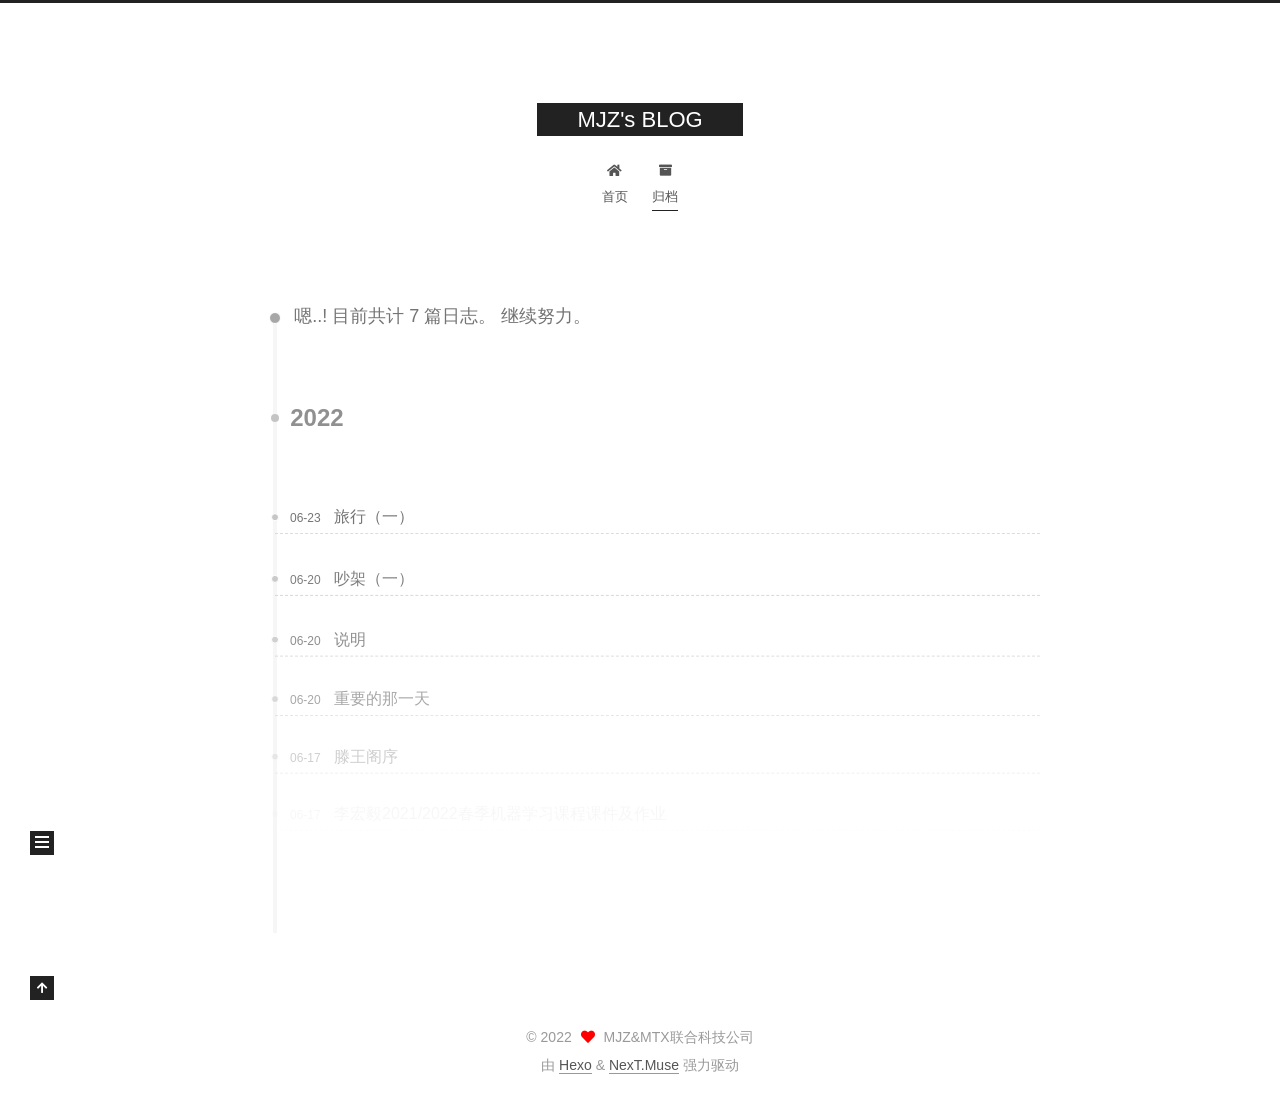
<file: archives/index.html>
<!DOCTYPE html>
<html lang="zh-CN">
<head>
  <meta charset="UTF-8">
<meta name="viewport" content="width=device-width, initial-scale=1, maximum-scale=2">
<meta name="theme-color" content="#222">
<meta name="generator" content="Hexo 6.2.0">
  <link rel="apple-touch-icon" sizes="180x180" href="/images/apple-touch-icon-next.png">
  <link rel="icon" type="image/png" sizes="32x32" href="/images/favicon-32x32-next.png">
  <link rel="icon" type="image/png" sizes="16x16" href="/images/favicon-16x16-next.png">
  <link rel="mask-icon" href="/images/logo.svg" color="#222">

<link rel="stylesheet" href="/css/main.css">


<link rel="stylesheet" href="/lib/font-awesome/css/all.min.css">

<script id="hexo-configurations">
    var NexT = window.NexT || {};
    var CONFIG = {"hostname":"example.com","root":"/","scheme":"Muse","version":"7.8.0","exturl":false,"sidebar":{"position":"left","display":"post","padding":18,"offset":12,"onmobile":false},"copycode":{"enable":false,"show_result":false,"style":null},"back2top":{"enable":true,"sidebar":false,"scrollpercent":false},"bookmark":{"enable":false,"color":"#222","save":"auto"},"fancybox":false,"mediumzoom":false,"lazyload":false,"pangu":false,"comments":{"style":"tabs","active":null,"storage":true,"lazyload":false,"nav":null},"algolia":{"hits":{"per_page":10},"labels":{"input_placeholder":"Search for Posts","hits_empty":"We didn't find any results for the search: ${query}","hits_stats":"${hits} results found in ${time} ms"}},"localsearch":{"enable":false,"trigger":"auto","top_n_per_article":1,"unescape":false,"preload":false},"motion":{"enable":true,"async":false,"transition":{"post_block":"fadeIn","post_header":"slideDownIn","post_body":"slideDownIn","coll_header":"slideLeftIn","sidebar":"slideUpIn"}}};
  </script>

  <meta name="description" content="也无风雨也无晴">
<meta property="og:type" content="website">
<meta property="og:title" content="MJZ&#39;s BLOG">
<meta property="og:url" content="http://example.com/archives/index.html">
<meta property="og:site_name" content="MJZ&#39;s BLOG">
<meta property="og:description" content="也无风雨也无晴">
<meta property="og:locale" content="zh_CN">
<meta property="article:author" content="MJZ&amp;MTX联合科技公司">
<meta name="twitter:card" content="summary">

<link rel="canonical" href="http://example.com/archives/">


<script id="page-configurations">
  // https://hexo.io/docs/variables.html
  CONFIG.page = {
    sidebar: "",
    isHome : false,
    isPost : false,
    lang   : 'zh-CN'
  };
</script>

  <title>归档 | MJZ's BLOG</title>
  






  <noscript>
  <style>
  .use-motion .brand,
  .use-motion .menu-item,
  .sidebar-inner,
  .use-motion .post-block,
  .use-motion .pagination,
  .use-motion .comments,
  .use-motion .post-header,
  .use-motion .post-body,
  .use-motion .collection-header { opacity: initial; }

  .use-motion .site-title,
  .use-motion .site-subtitle {
    opacity: initial;
    top: initial;
  }

  .use-motion .logo-line-before i { left: initial; }
  .use-motion .logo-line-after i { right: initial; }
  </style>
</noscript>

</head>

<body itemscope itemtype="http://schema.org/WebPage">
  <div class="container use-motion">
    <div class="headband"></div>

    <header class="header" itemscope itemtype="http://schema.org/WPHeader">
      <div class="header-inner"><div class="site-brand-container">
  <div class="site-nav-toggle">
    <div class="toggle" aria-label="切换导航栏">
      <span class="toggle-line toggle-line-first"></span>
      <span class="toggle-line toggle-line-middle"></span>
      <span class="toggle-line toggle-line-last"></span>
    </div>
  </div>

  <div class="site-meta">

    <a href="/" class="brand" rel="start">
      <span class="logo-line-before"><i></i></span>
      <h1 class="site-title">MJZ's BLOG</h1>
      <span class="logo-line-after"><i></i></span>
    </a>
  </div>

  <div class="site-nav-right">
    <div class="toggle popup-trigger">
    </div>
  </div>
</div>




<nav class="site-nav">
  <ul id="menu" class="main-menu menu">
        <li class="menu-item menu-item-home">

    <a href="/" rel="section"><i class="fa fa-home fa-fw"></i>首页</a>

  </li>
        <li class="menu-item menu-item-archives">

    <a href="/archives/" rel="section"><i class="fa fa-archive fa-fw"></i>归档</a>

  </li>
  </ul>
</nav>




</div>
    </header>

    
  <div class="back-to-top">
    <i class="fa fa-arrow-up"></i>
    <span>0%</span>
  </div>


    <main class="main">
      <div class="main-inner">
        <div class="content-wrap">
          

          <div class="content archive">
            

  
  
  
  <div class="post-block">
    <div class="posts-collapse">
      <div class="collection-title">
        <span class="collection-header">嗯..! 目前共计 7 篇日志。 继续努力。</span>
      </div>

      
    <div class="collection-year">
      <span class="collection-header">2022</span>
    </div>

  <article itemscope itemtype="http://schema.org/Article">
    <header class="post-header">

      <div class="post-meta">
        <time itemprop="dateCreated"
              datetime="2022-06-23T15:59:36+08:00"
              content="2022-06-23">
          06-23
        </time>
      </div>

      <div class="post-title">
          <a class="post-title-link" href="/2022/06/23/lu-xing-yi/" itemprop="url">
            <span itemprop="name">旅行（一）</span>
          </a>
      </div>

    </header>
  </article>

  <article itemscope itemtype="http://schema.org/Article">
    <header class="post-header">

      <div class="post-meta">
        <time itemprop="dateCreated"
              datetime="2022-06-20T22:37:13+08:00"
              content="2022-06-20">
          06-20
        </time>
      </div>

      <div class="post-title">
          <a class="post-title-link" href="/2022/06/20/chao-jia-yi/" itemprop="url">
            <span itemprop="name">吵架（一）</span>
          </a>
      </div>

    </header>
  </article>

  <article itemscope itemtype="http://schema.org/Article">
    <header class="post-header">

      <div class="post-meta">
        <time itemprop="dateCreated"
              datetime="2022-06-20T22:32:56+08:00"
              content="2022-06-20">
          06-20
        </time>
      </div>

      <div class="post-title">
          <a class="post-title-link" href="/2022/06/20/shuo-ming/" itemprop="url">
            <span itemprop="name">说明</span>
          </a>
      </div>

    </header>
  </article>

  <article itemscope itemtype="http://schema.org/Article">
    <header class="post-header">

      <div class="post-meta">
        <time itemprop="dateCreated"
              datetime="2022-06-20T22:22:33+08:00"
              content="2022-06-20">
          06-20
        </time>
      </div>

      <div class="post-title">
          <a class="post-title-link" href="/2022/06/20/chong-yao-de-na-yi-tian/" itemprop="url">
            <span itemprop="name">重要的那一天</span>
          </a>
      </div>

    </header>
  </article>

  <article itemscope itemtype="http://schema.org/Article">
    <header class="post-header">

      <div class="post-meta">
        <time itemprop="dateCreated"
              datetime="2022-06-17T22:00:28+08:00"
              content="2022-06-17">
          06-17
        </time>
      </div>

      <div class="post-title">
          <a class="post-title-link" href="/2022/06/17/teng-wang-ge-xu/" itemprop="url">
            <span itemprop="name">滕王阁序</span>
          </a>
      </div>

    </header>
  </article>

  <article itemscope itemtype="http://schema.org/Article">
    <header class="post-header">

      <div class="post-meta">
        <time itemprop="dateCreated"
              datetime="2022-06-17T21:21:38+08:00"
              content="2022-06-17">
          06-17
        </time>
      </div>

      <div class="post-title">
          <a class="post-title-link" href="/2022/06/17/R1/" itemprop="url">
            <span itemprop="name">李宏毅2021/2022春季机器学习课程课件及作业</span>
          </a>
      </div>

    </header>
  </article>

  <article itemscope itemtype="http://schema.org/Article">
    <header class="post-header">

      <div class="post-meta">
        <time itemprop="dateCreated"
              datetime="2022-06-17T16:42:04+08:00"
              content="2022-06-17">
          06-17
        </time>
      </div>

      <div class="post-title">
          <a class="post-title-link" href="/2022/06/17/hello-world/" itemprop="url">
            <span itemprop="name">Hello World</span>
          </a>
      </div>

    </header>
  </article>


    </div>
  </div>
  
  
  

  



          </div>
          

<script>
  window.addEventListener('tabs:register', () => {
    let { activeClass } = CONFIG.comments;
    if (CONFIG.comments.storage) {
      activeClass = localStorage.getItem('comments_active') || activeClass;
    }
    if (activeClass) {
      let activeTab = document.querySelector(`a[href="#comment-${activeClass}"]`);
      if (activeTab) {
        activeTab.click();
      }
    }
  });
  if (CONFIG.comments.storage) {
    window.addEventListener('tabs:click', event => {
      if (!event.target.matches('.tabs-comment .tab-content .tab-pane')) return;
      let commentClass = event.target.classList[1];
      localStorage.setItem('comments_active', commentClass);
    });
  }
</script>

        </div>
          
  
  <div class="toggle sidebar-toggle">
    <span class="toggle-line toggle-line-first"></span>
    <span class="toggle-line toggle-line-middle"></span>
    <span class="toggle-line toggle-line-last"></span>
  </div>

  <aside class="sidebar">
    <div class="sidebar-inner">

      <ul class="sidebar-nav motion-element">
        <li class="sidebar-nav-toc">
          文章目录
        </li>
        <li class="sidebar-nav-overview">
          站点概览
        </li>
      </ul>

      <!--noindex-->
      <div class="post-toc-wrap sidebar-panel">
      </div>
      <!--/noindex-->

      <div class="site-overview-wrap sidebar-panel">
        <div class="site-author motion-element" itemprop="author" itemscope itemtype="http://schema.org/Person">
  <p class="site-author-name" itemprop="name">MJZ&MTX联合科技公司</p>
  <div class="site-description" itemprop="description">也无风雨也无晴</div>
</div>
<div class="site-state-wrap motion-element">
  <nav class="site-state">
      <div class="site-state-item site-state-posts">
          <a href="/archives/">
        
          <span class="site-state-item-count">7</span>
          <span class="site-state-item-name">日志</span>
        </a>
      </div>
  </nav>
</div>



      </div>

    </div>
  </aside>
  <div id="sidebar-dimmer"></div>


      </div>
    </main>

    <footer class="footer">
      <div class="footer-inner">
        

        

<div class="copyright">
  
  &copy; 
  <span itemprop="copyrightYear">2022</span>
  <span class="with-love">
    <i class="fa fa-heart"></i>
  </span>
  <span class="author" itemprop="copyrightHolder">MJZ&MTX联合科技公司</span>
</div>
  <div class="powered-by">由 <a href="https://hexo.io/" class="theme-link" rel="noopener" target="_blank">Hexo</a> & <a href="https://muse.theme-next.org/" class="theme-link" rel="noopener" target="_blank">NexT.Muse</a> 强力驱动
  </div>

        








      </div>
    </footer>
  </div>

  
  <script src="/lib/anime.min.js"></script>
  <script src="/lib/velocity/velocity.min.js"></script>
  <script src="/lib/velocity/velocity.ui.min.js"></script>

<script src="/js/utils.js"></script>

<script src="/js/motion.js"></script>


<script src="/js/schemes/muse.js"></script>


<script src="/js/next-boot.js"></script>




  















  

  

</body>
</html>
</file>
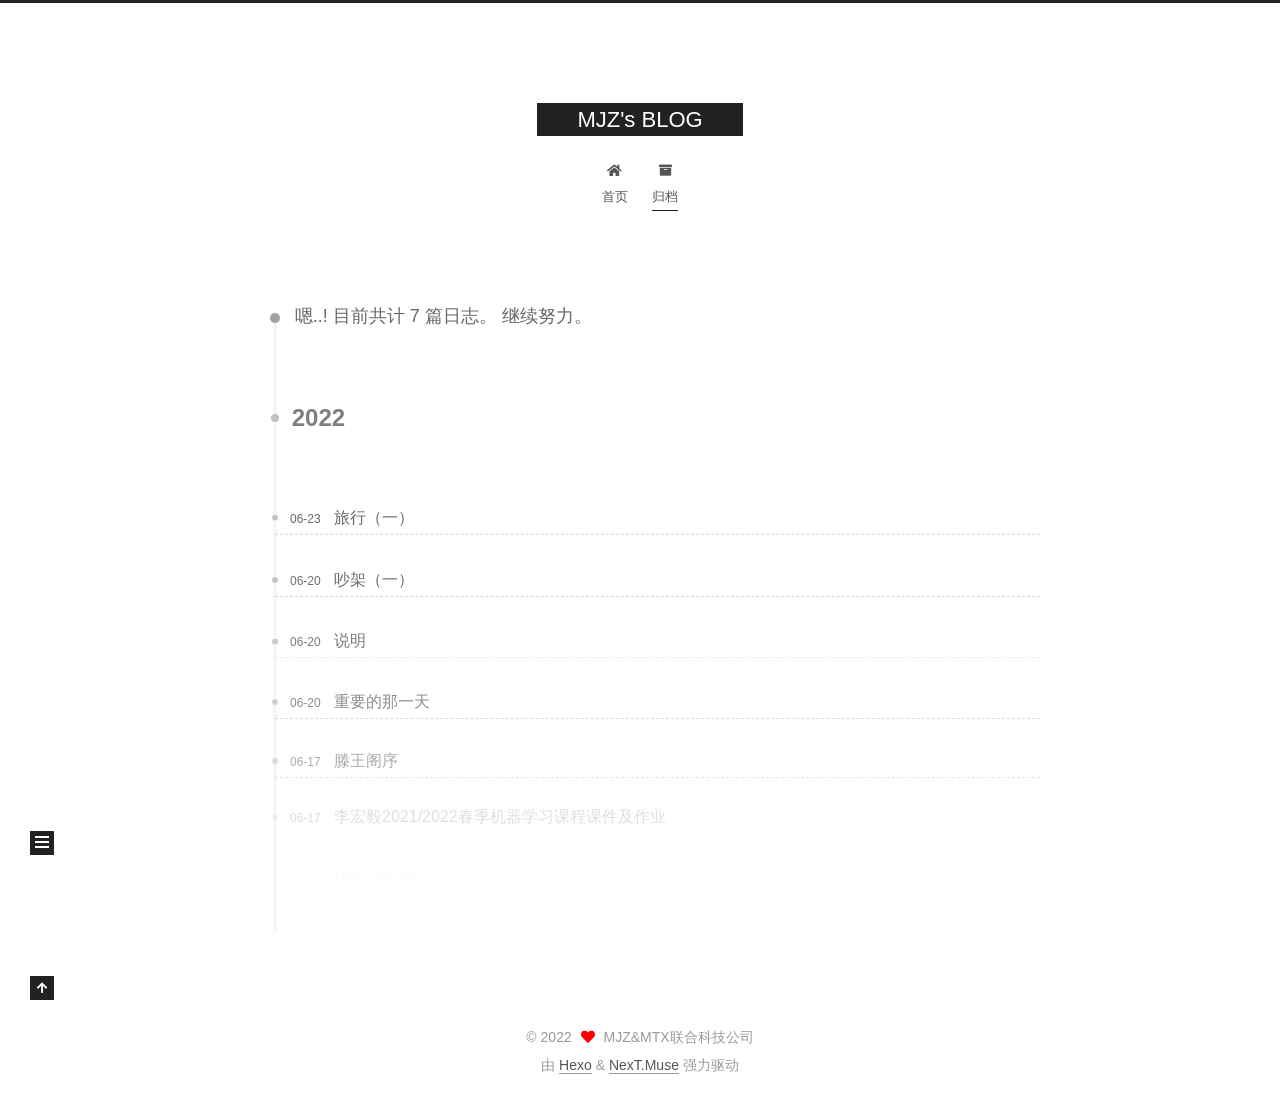
<file: archives/2022/index.html>
<!DOCTYPE html>
<html lang="zh-CN">
<head>
  <meta charset="UTF-8">
<meta name="viewport" content="width=device-width, initial-scale=1, maximum-scale=2">
<meta name="theme-color" content="#222">
<meta name="generator" content="Hexo 6.2.0">
  <link rel="apple-touch-icon" sizes="180x180" href="/images/apple-touch-icon-next.png">
  <link rel="icon" type="image/png" sizes="32x32" href="/images/favicon-32x32-next.png">
  <link rel="icon" type="image/png" sizes="16x16" href="/images/favicon-16x16-next.png">
  <link rel="mask-icon" href="/images/logo.svg" color="#222">

<link rel="stylesheet" href="/css/main.css">


<link rel="stylesheet" href="/lib/font-awesome/css/all.min.css">

<script id="hexo-configurations">
    var NexT = window.NexT || {};
    var CONFIG = {"hostname":"example.com","root":"/","scheme":"Muse","version":"7.8.0","exturl":false,"sidebar":{"position":"left","display":"post","padding":18,"offset":12,"onmobile":false},"copycode":{"enable":false,"show_result":false,"style":null},"back2top":{"enable":true,"sidebar":false,"scrollpercent":false},"bookmark":{"enable":false,"color":"#222","save":"auto"},"fancybox":false,"mediumzoom":false,"lazyload":false,"pangu":false,"comments":{"style":"tabs","active":null,"storage":true,"lazyload":false,"nav":null},"algolia":{"hits":{"per_page":10},"labels":{"input_placeholder":"Search for Posts","hits_empty":"We didn't find any results for the search: ${query}","hits_stats":"${hits} results found in ${time} ms"}},"localsearch":{"enable":false,"trigger":"auto","top_n_per_article":1,"unescape":false,"preload":false},"motion":{"enable":true,"async":false,"transition":{"post_block":"fadeIn","post_header":"slideDownIn","post_body":"slideDownIn","coll_header":"slideLeftIn","sidebar":"slideUpIn"}}};
  </script>

  <meta name="description" content="也无风雨也无晴">
<meta property="og:type" content="website">
<meta property="og:title" content="MJZ&#39;s BLOG">
<meta property="og:url" content="http://example.com/archives/2022/index.html">
<meta property="og:site_name" content="MJZ&#39;s BLOG">
<meta property="og:description" content="也无风雨也无晴">
<meta property="og:locale" content="zh_CN">
<meta property="article:author" content="MJZ&amp;MTX联合科技公司">
<meta name="twitter:card" content="summary">

<link rel="canonical" href="http://example.com/archives/2022/">


<script id="page-configurations">
  // https://hexo.io/docs/variables.html
  CONFIG.page = {
    sidebar: "",
    isHome : false,
    isPost : false,
    lang   : 'zh-CN'
  };
</script>

  <title>归档 | MJZ's BLOG</title>
  






  <noscript>
  <style>
  .use-motion .brand,
  .use-motion .menu-item,
  .sidebar-inner,
  .use-motion .post-block,
  .use-motion .pagination,
  .use-motion .comments,
  .use-motion .post-header,
  .use-motion .post-body,
  .use-motion .collection-header { opacity: initial; }

  .use-motion .site-title,
  .use-motion .site-subtitle {
    opacity: initial;
    top: initial;
  }

  .use-motion .logo-line-before i { left: initial; }
  .use-motion .logo-line-after i { right: initial; }
  </style>
</noscript>

</head>

<body itemscope itemtype="http://schema.org/WebPage">
  <div class="container use-motion">
    <div class="headband"></div>

    <header class="header" itemscope itemtype="http://schema.org/WPHeader">
      <div class="header-inner"><div class="site-brand-container">
  <div class="site-nav-toggle">
    <div class="toggle" aria-label="切换导航栏">
      <span class="toggle-line toggle-line-first"></span>
      <span class="toggle-line toggle-line-middle"></span>
      <span class="toggle-line toggle-line-last"></span>
    </div>
  </div>

  <div class="site-meta">

    <a href="/" class="brand" rel="start">
      <span class="logo-line-before"><i></i></span>
      <h1 class="site-title">MJZ's BLOG</h1>
      <span class="logo-line-after"><i></i></span>
    </a>
  </div>

  <div class="site-nav-right">
    <div class="toggle popup-trigger">
    </div>
  </div>
</div>




<nav class="site-nav">
  <ul id="menu" class="main-menu menu">
        <li class="menu-item menu-item-home">

    <a href="/" rel="section"><i class="fa fa-home fa-fw"></i>首页</a>

  </li>
        <li class="menu-item menu-item-archives">

    <a href="/archives/" rel="section"><i class="fa fa-archive fa-fw"></i>归档</a>

  </li>
  </ul>
</nav>




</div>
    </header>

    
  <div class="back-to-top">
    <i class="fa fa-arrow-up"></i>
    <span>0%</span>
  </div>


    <main class="main">
      <div class="main-inner">
        <div class="content-wrap">
          

          <div class="content archive">
            

  
  
  
  <div class="post-block">
    <div class="posts-collapse">
      <div class="collection-title">
        <span class="collection-header">嗯..! 目前共计 7 篇日志。 继续努力。</span>
      </div>

      
    <div class="collection-year">
      <span class="collection-header">2022</span>
    </div>

  <article itemscope itemtype="http://schema.org/Article">
    <header class="post-header">

      <div class="post-meta">
        <time itemprop="dateCreated"
              datetime="2022-06-23T15:59:36+08:00"
              content="2022-06-23">
          06-23
        </time>
      </div>

      <div class="post-title">
          <a class="post-title-link" href="/2022/06/23/lu-xing-yi/" itemprop="url">
            <span itemprop="name">旅行（一）</span>
          </a>
      </div>

    </header>
  </article>

  <article itemscope itemtype="http://schema.org/Article">
    <header class="post-header">

      <div class="post-meta">
        <time itemprop="dateCreated"
              datetime="2022-06-20T22:37:13+08:00"
              content="2022-06-20">
          06-20
        </time>
      </div>

      <div class="post-title">
          <a class="post-title-link" href="/2022/06/20/chao-jia-yi/" itemprop="url">
            <span itemprop="name">吵架（一）</span>
          </a>
      </div>

    </header>
  </article>

  <article itemscope itemtype="http://schema.org/Article">
    <header class="post-header">

      <div class="post-meta">
        <time itemprop="dateCreated"
              datetime="2022-06-20T22:32:56+08:00"
              content="2022-06-20">
          06-20
        </time>
      </div>

      <div class="post-title">
          <a class="post-title-link" href="/2022/06/20/shuo-ming/" itemprop="url">
            <span itemprop="name">说明</span>
          </a>
      </div>

    </header>
  </article>

  <article itemscope itemtype="http://schema.org/Article">
    <header class="post-header">

      <div class="post-meta">
        <time itemprop="dateCreated"
              datetime="2022-06-20T22:22:33+08:00"
              content="2022-06-20">
          06-20
        </time>
      </div>

      <div class="post-title">
          <a class="post-title-link" href="/2022/06/20/chong-yao-de-na-yi-tian/" itemprop="url">
            <span itemprop="name">重要的那一天</span>
          </a>
      </div>

    </header>
  </article>

  <article itemscope itemtype="http://schema.org/Article">
    <header class="post-header">

      <div class="post-meta">
        <time itemprop="dateCreated"
              datetime="2022-06-17T22:00:28+08:00"
              content="2022-06-17">
          06-17
        </time>
      </div>

      <div class="post-title">
          <a class="post-title-link" href="/2022/06/17/teng-wang-ge-xu/" itemprop="url">
            <span itemprop="name">滕王阁序</span>
          </a>
      </div>

    </header>
  </article>

  <article itemscope itemtype="http://schema.org/Article">
    <header class="post-header">

      <div class="post-meta">
        <time itemprop="dateCreated"
              datetime="2022-06-17T21:21:38+08:00"
              content="2022-06-17">
          06-17
        </time>
      </div>

      <div class="post-title">
          <a class="post-title-link" href="/2022/06/17/R1/" itemprop="url">
            <span itemprop="name">李宏毅2021/2022春季机器学习课程课件及作业</span>
          </a>
      </div>

    </header>
  </article>

  <article itemscope itemtype="http://schema.org/Article">
    <header class="post-header">

      <div class="post-meta">
        <time itemprop="dateCreated"
              datetime="2022-06-17T16:42:04+08:00"
              content="2022-06-17">
          06-17
        </time>
      </div>

      <div class="post-title">
          <a class="post-title-link" href="/2022/06/17/hello-world/" itemprop="url">
            <span itemprop="name">Hello World</span>
          </a>
      </div>

    </header>
  </article>


    </div>
  </div>
  
  
  

  



          </div>
          

<script>
  window.addEventListener('tabs:register', () => {
    let { activeClass } = CONFIG.comments;
    if (CONFIG.comments.storage) {
      activeClass = localStorage.getItem('comments_active') || activeClass;
    }
    if (activeClass) {
      let activeTab = document.querySelector(`a[href="#comment-${activeClass}"]`);
      if (activeTab) {
        activeTab.click();
      }
    }
  });
  if (CONFIG.comments.storage) {
    window.addEventListener('tabs:click', event => {
      if (!event.target.matches('.tabs-comment .tab-content .tab-pane')) return;
      let commentClass = event.target.classList[1];
      localStorage.setItem('comments_active', commentClass);
    });
  }
</script>

        </div>
          
  
  <div class="toggle sidebar-toggle">
    <span class="toggle-line toggle-line-first"></span>
    <span class="toggle-line toggle-line-middle"></span>
    <span class="toggle-line toggle-line-last"></span>
  </div>

  <aside class="sidebar">
    <div class="sidebar-inner">

      <ul class="sidebar-nav motion-element">
        <li class="sidebar-nav-toc">
          文章目录
        </li>
        <li class="sidebar-nav-overview">
          站点概览
        </li>
      </ul>

      <!--noindex-->
      <div class="post-toc-wrap sidebar-panel">
      </div>
      <!--/noindex-->

      <div class="site-overview-wrap sidebar-panel">
        <div class="site-author motion-element" itemprop="author" itemscope itemtype="http://schema.org/Person">
  <p class="site-author-name" itemprop="name">MJZ&MTX联合科技公司</p>
  <div class="site-description" itemprop="description">也无风雨也无晴</div>
</div>
<div class="site-state-wrap motion-element">
  <nav class="site-state">
      <div class="site-state-item site-state-posts">
          <a href="/archives/">
        
          <span class="site-state-item-count">7</span>
          <span class="site-state-item-name">日志</span>
        </a>
      </div>
  </nav>
</div>



      </div>

    </div>
  </aside>
  <div id="sidebar-dimmer"></div>


      </div>
    </main>

    <footer class="footer">
      <div class="footer-inner">
        

        

<div class="copyright">
  
  &copy; 
  <span itemprop="copyrightYear">2022</span>
  <span class="with-love">
    <i class="fa fa-heart"></i>
  </span>
  <span class="author" itemprop="copyrightHolder">MJZ&MTX联合科技公司</span>
</div>
  <div class="powered-by">由 <a href="https://hexo.io/" class="theme-link" rel="noopener" target="_blank">Hexo</a> & <a href="https://muse.theme-next.org/" class="theme-link" rel="noopener" target="_blank">NexT.Muse</a> 强力驱动
  </div>

        








      </div>
    </footer>
  </div>

  
  <script src="/lib/anime.min.js"></script>
  <script src="/lib/velocity/velocity.min.js"></script>
  <script src="/lib/velocity/velocity.ui.min.js"></script>

<script src="/js/utils.js"></script>

<script src="/js/motion.js"></script>


<script src="/js/schemes/muse.js"></script>


<script src="/js/next-boot.js"></script>




  















  

  

</body>
</html>
</file>
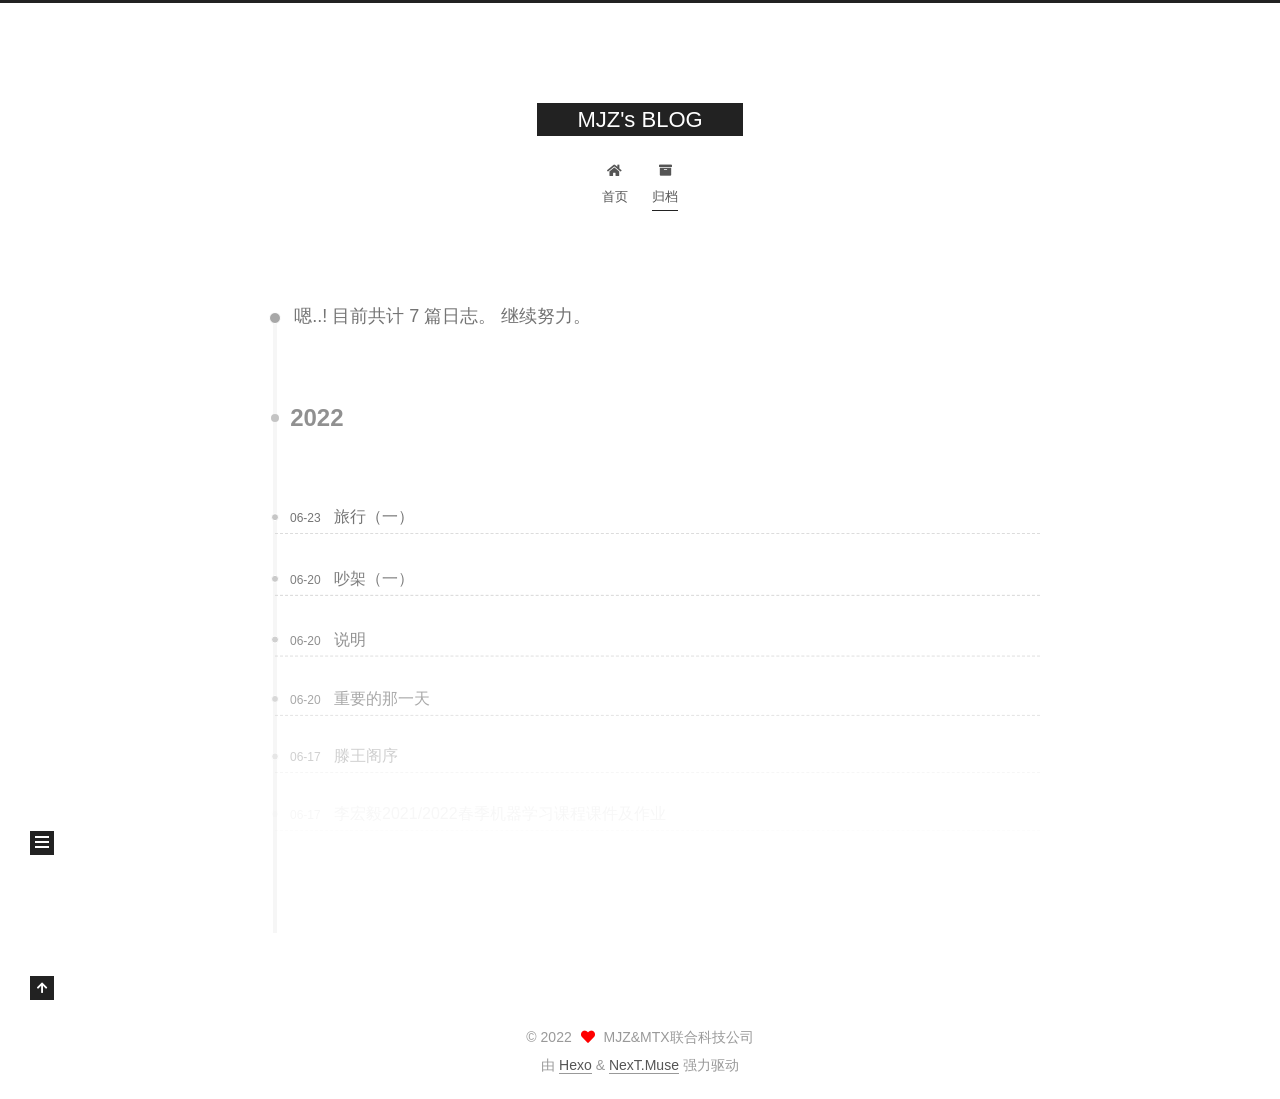
<file: archives/2022/06/index.html>
<!DOCTYPE html>
<html lang="zh-CN">
<head>
  <meta charset="UTF-8">
<meta name="viewport" content="width=device-width, initial-scale=1, maximum-scale=2">
<meta name="theme-color" content="#222">
<meta name="generator" content="Hexo 6.2.0">
  <link rel="apple-touch-icon" sizes="180x180" href="/images/apple-touch-icon-next.png">
  <link rel="icon" type="image/png" sizes="32x32" href="/images/favicon-32x32-next.png">
  <link rel="icon" type="image/png" sizes="16x16" href="/images/favicon-16x16-next.png">
  <link rel="mask-icon" href="/images/logo.svg" color="#222">

<link rel="stylesheet" href="/css/main.css">


<link rel="stylesheet" href="/lib/font-awesome/css/all.min.css">

<script id="hexo-configurations">
    var NexT = window.NexT || {};
    var CONFIG = {"hostname":"example.com","root":"/","scheme":"Muse","version":"7.8.0","exturl":false,"sidebar":{"position":"left","display":"post","padding":18,"offset":12,"onmobile":false},"copycode":{"enable":false,"show_result":false,"style":null},"back2top":{"enable":true,"sidebar":false,"scrollpercent":false},"bookmark":{"enable":false,"color":"#222","save":"auto"},"fancybox":false,"mediumzoom":false,"lazyload":false,"pangu":false,"comments":{"style":"tabs","active":null,"storage":true,"lazyload":false,"nav":null},"algolia":{"hits":{"per_page":10},"labels":{"input_placeholder":"Search for Posts","hits_empty":"We didn't find any results for the search: ${query}","hits_stats":"${hits} results found in ${time} ms"}},"localsearch":{"enable":false,"trigger":"auto","top_n_per_article":1,"unescape":false,"preload":false},"motion":{"enable":true,"async":false,"transition":{"post_block":"fadeIn","post_header":"slideDownIn","post_body":"slideDownIn","coll_header":"slideLeftIn","sidebar":"slideUpIn"}}};
  </script>

  <meta name="description" content="也无风雨也无晴">
<meta property="og:type" content="website">
<meta property="og:title" content="MJZ&#39;s BLOG">
<meta property="og:url" content="http://example.com/archives/2022/06/index.html">
<meta property="og:site_name" content="MJZ&#39;s BLOG">
<meta property="og:description" content="也无风雨也无晴">
<meta property="og:locale" content="zh_CN">
<meta property="article:author" content="MJZ&amp;MTX联合科技公司">
<meta name="twitter:card" content="summary">

<link rel="canonical" href="http://example.com/archives/2022/06/">


<script id="page-configurations">
  // https://hexo.io/docs/variables.html
  CONFIG.page = {
    sidebar: "",
    isHome : false,
    isPost : false,
    lang   : 'zh-CN'
  };
</script>

  <title>归档 | MJZ's BLOG</title>
  






  <noscript>
  <style>
  .use-motion .brand,
  .use-motion .menu-item,
  .sidebar-inner,
  .use-motion .post-block,
  .use-motion .pagination,
  .use-motion .comments,
  .use-motion .post-header,
  .use-motion .post-body,
  .use-motion .collection-header { opacity: initial; }

  .use-motion .site-title,
  .use-motion .site-subtitle {
    opacity: initial;
    top: initial;
  }

  .use-motion .logo-line-before i { left: initial; }
  .use-motion .logo-line-after i { right: initial; }
  </style>
</noscript>

</head>

<body itemscope itemtype="http://schema.org/WebPage">
  <div class="container use-motion">
    <div class="headband"></div>

    <header class="header" itemscope itemtype="http://schema.org/WPHeader">
      <div class="header-inner"><div class="site-brand-container">
  <div class="site-nav-toggle">
    <div class="toggle" aria-label="切换导航栏">
      <span class="toggle-line toggle-line-first"></span>
      <span class="toggle-line toggle-line-middle"></span>
      <span class="toggle-line toggle-line-last"></span>
    </div>
  </div>

  <div class="site-meta">

    <a href="/" class="brand" rel="start">
      <span class="logo-line-before"><i></i></span>
      <h1 class="site-title">MJZ's BLOG</h1>
      <span class="logo-line-after"><i></i></span>
    </a>
  </div>

  <div class="site-nav-right">
    <div class="toggle popup-trigger">
    </div>
  </div>
</div>




<nav class="site-nav">
  <ul id="menu" class="main-menu menu">
        <li class="menu-item menu-item-home">

    <a href="/" rel="section"><i class="fa fa-home fa-fw"></i>首页</a>

  </li>
        <li class="menu-item menu-item-archives">

    <a href="/archives/" rel="section"><i class="fa fa-archive fa-fw"></i>归档</a>

  </li>
  </ul>
</nav>




</div>
    </header>

    
  <div class="back-to-top">
    <i class="fa fa-arrow-up"></i>
    <span>0%</span>
  </div>


    <main class="main">
      <div class="main-inner">
        <div class="content-wrap">
          

          <div class="content archive">
            

  
  
  
  <div class="post-block">
    <div class="posts-collapse">
      <div class="collection-title">
        <span class="collection-header">嗯..! 目前共计 7 篇日志。 继续努力。</span>
      </div>

      
    <div class="collection-year">
      <span class="collection-header">2022</span>
    </div>

  <article itemscope itemtype="http://schema.org/Article">
    <header class="post-header">

      <div class="post-meta">
        <time itemprop="dateCreated"
              datetime="2022-06-23T15:59:36+08:00"
              content="2022-06-23">
          06-23
        </time>
      </div>

      <div class="post-title">
          <a class="post-title-link" href="/2022/06/23/lu-xing-yi/" itemprop="url">
            <span itemprop="name">旅行（一）</span>
          </a>
      </div>

    </header>
  </article>

  <article itemscope itemtype="http://schema.org/Article">
    <header class="post-header">

      <div class="post-meta">
        <time itemprop="dateCreated"
              datetime="2022-06-20T22:37:13+08:00"
              content="2022-06-20">
          06-20
        </time>
      </div>

      <div class="post-title">
          <a class="post-title-link" href="/2022/06/20/chao-jia-yi/" itemprop="url">
            <span itemprop="name">吵架（一）</span>
          </a>
      </div>

    </header>
  </article>

  <article itemscope itemtype="http://schema.org/Article">
    <header class="post-header">

      <div class="post-meta">
        <time itemprop="dateCreated"
              datetime="2022-06-20T22:32:56+08:00"
              content="2022-06-20">
          06-20
        </time>
      </div>

      <div class="post-title">
          <a class="post-title-link" href="/2022/06/20/shuo-ming/" itemprop="url">
            <span itemprop="name">说明</span>
          </a>
      </div>

    </header>
  </article>

  <article itemscope itemtype="http://schema.org/Article">
    <header class="post-header">

      <div class="post-meta">
        <time itemprop="dateCreated"
              datetime="2022-06-20T22:22:33+08:00"
              content="2022-06-20">
          06-20
        </time>
      </div>

      <div class="post-title">
          <a class="post-title-link" href="/2022/06/20/chong-yao-de-na-yi-tian/" itemprop="url">
            <span itemprop="name">重要的那一天</span>
          </a>
      </div>

    </header>
  </article>

  <article itemscope itemtype="http://schema.org/Article">
    <header class="post-header">

      <div class="post-meta">
        <time itemprop="dateCreated"
              datetime="2022-06-17T22:00:28+08:00"
              content="2022-06-17">
          06-17
        </time>
      </div>

      <div class="post-title">
          <a class="post-title-link" href="/2022/06/17/teng-wang-ge-xu/" itemprop="url">
            <span itemprop="name">滕王阁序</span>
          </a>
      </div>

    </header>
  </article>

  <article itemscope itemtype="http://schema.org/Article">
    <header class="post-header">

      <div class="post-meta">
        <time itemprop="dateCreated"
              datetime="2022-06-17T21:21:38+08:00"
              content="2022-06-17">
          06-17
        </time>
      </div>

      <div class="post-title">
          <a class="post-title-link" href="/2022/06/17/R1/" itemprop="url">
            <span itemprop="name">李宏毅2021/2022春季机器学习课程课件及作业</span>
          </a>
      </div>

    </header>
  </article>

  <article itemscope itemtype="http://schema.org/Article">
    <header class="post-header">

      <div class="post-meta">
        <time itemprop="dateCreated"
              datetime="2022-06-17T16:42:04+08:00"
              content="2022-06-17">
          06-17
        </time>
      </div>

      <div class="post-title">
          <a class="post-title-link" href="/2022/06/17/hello-world/" itemprop="url">
            <span itemprop="name">Hello World</span>
          </a>
      </div>

    </header>
  </article>


    </div>
  </div>
  
  
  

  



          </div>
          

<script>
  window.addEventListener('tabs:register', () => {
    let { activeClass } = CONFIG.comments;
    if (CONFIG.comments.storage) {
      activeClass = localStorage.getItem('comments_active') || activeClass;
    }
    if (activeClass) {
      let activeTab = document.querySelector(`a[href="#comment-${activeClass}"]`);
      if (activeTab) {
        activeTab.click();
      }
    }
  });
  if (CONFIG.comments.storage) {
    window.addEventListener('tabs:click', event => {
      if (!event.target.matches('.tabs-comment .tab-content .tab-pane')) return;
      let commentClass = event.target.classList[1];
      localStorage.setItem('comments_active', commentClass);
    });
  }
</script>

        </div>
          
  
  <div class="toggle sidebar-toggle">
    <span class="toggle-line toggle-line-first"></span>
    <span class="toggle-line toggle-line-middle"></span>
    <span class="toggle-line toggle-line-last"></span>
  </div>

  <aside class="sidebar">
    <div class="sidebar-inner">

      <ul class="sidebar-nav motion-element">
        <li class="sidebar-nav-toc">
          文章目录
        </li>
        <li class="sidebar-nav-overview">
          站点概览
        </li>
      </ul>

      <!--noindex-->
      <div class="post-toc-wrap sidebar-panel">
      </div>
      <!--/noindex-->

      <div class="site-overview-wrap sidebar-panel">
        <div class="site-author motion-element" itemprop="author" itemscope itemtype="http://schema.org/Person">
  <p class="site-author-name" itemprop="name">MJZ&MTX联合科技公司</p>
  <div class="site-description" itemprop="description">也无风雨也无晴</div>
</div>
<div class="site-state-wrap motion-element">
  <nav class="site-state">
      <div class="site-state-item site-state-posts">
          <a href="/archives/">
        
          <span class="site-state-item-count">7</span>
          <span class="site-state-item-name">日志</span>
        </a>
      </div>
  </nav>
</div>



      </div>

    </div>
  </aside>
  <div id="sidebar-dimmer"></div>


      </div>
    </main>

    <footer class="footer">
      <div class="footer-inner">
        

        

<div class="copyright">
  
  &copy; 
  <span itemprop="copyrightYear">2022</span>
  <span class="with-love">
    <i class="fa fa-heart"></i>
  </span>
  <span class="author" itemprop="copyrightHolder">MJZ&MTX联合科技公司</span>
</div>
  <div class="powered-by">由 <a href="https://hexo.io/" class="theme-link" rel="noopener" target="_blank">Hexo</a> & <a href="https://muse.theme-next.org/" class="theme-link" rel="noopener" target="_blank">NexT.Muse</a> 强力驱动
  </div>

        








      </div>
    </footer>
  </div>

  
  <script src="/lib/anime.min.js"></script>
  <script src="/lib/velocity/velocity.min.js"></script>
  <script src="/lib/velocity/velocity.ui.min.js"></script>

<script src="/js/utils.js"></script>

<script src="/js/motion.js"></script>


<script src="/js/schemes/muse.js"></script>


<script src="/js/next-boot.js"></script>




  















  

  

</body>
</html>
</file>
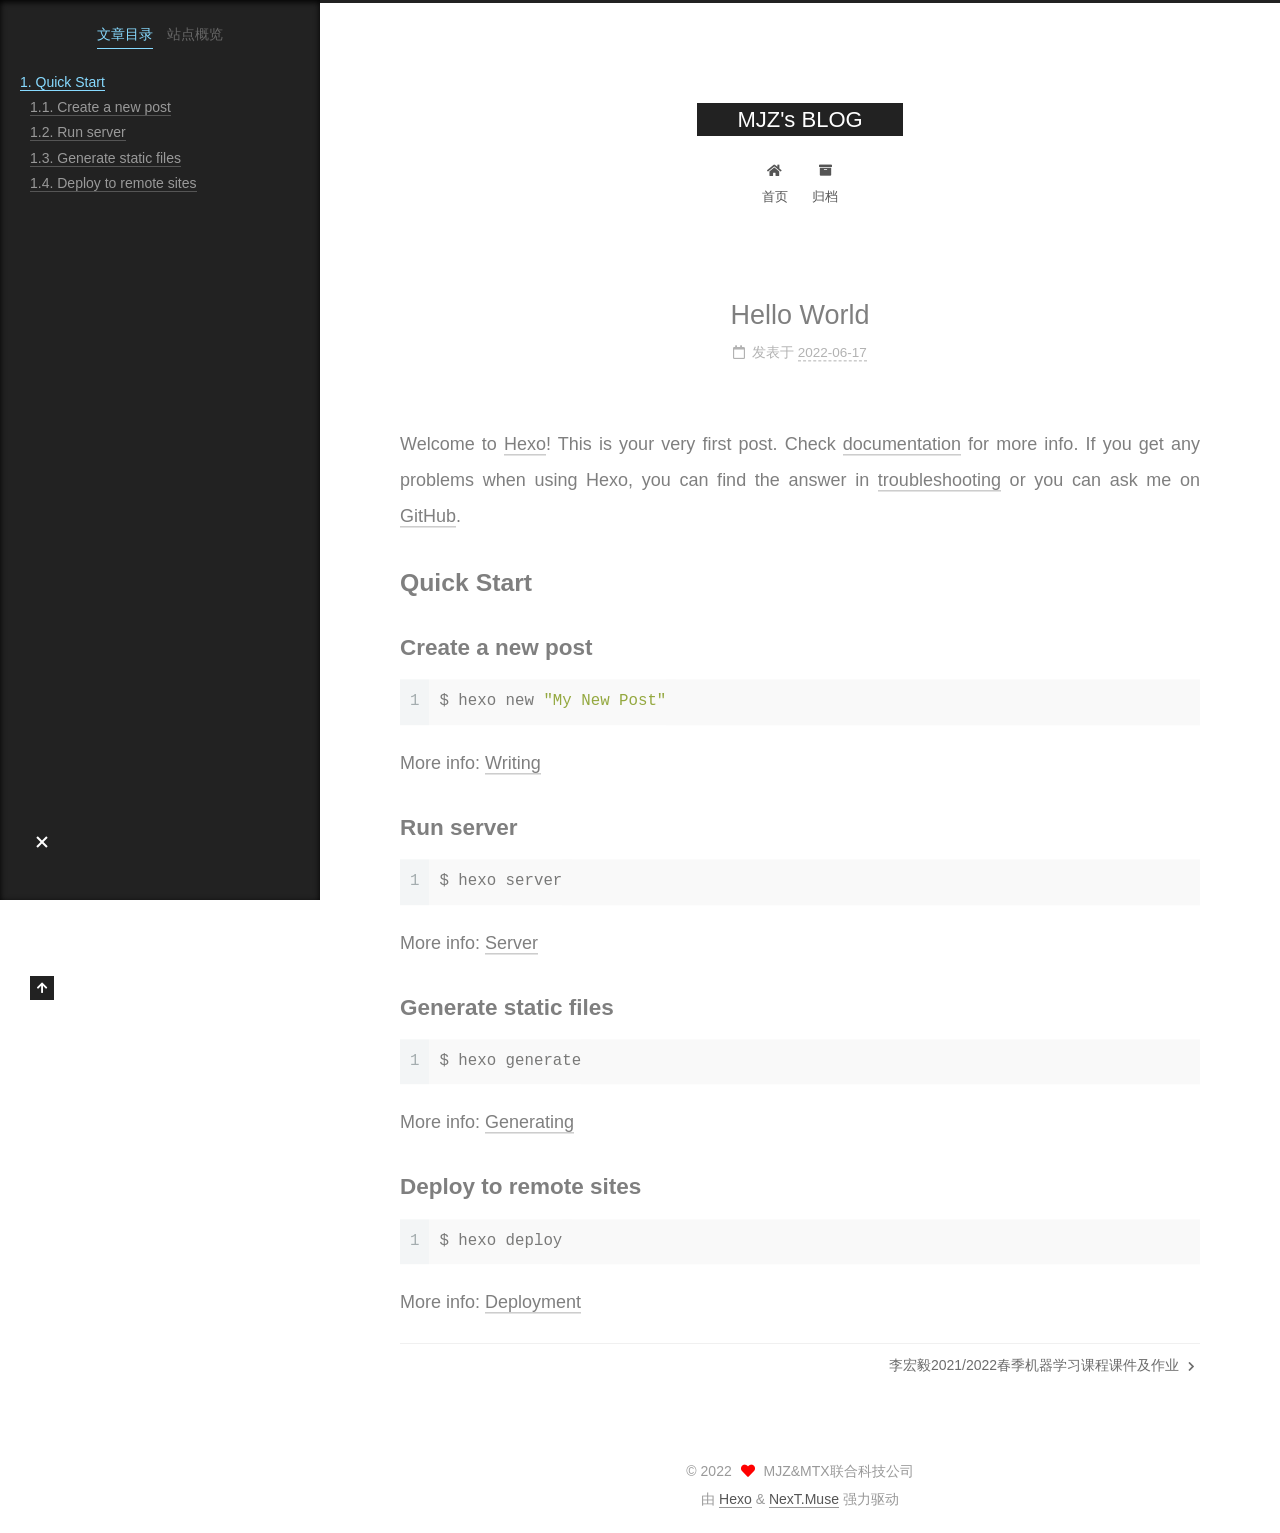
<file: 2022/06/17/hello-world/index.html>
<!DOCTYPE html>
<html lang="zh-CN">
<head>
  <meta charset="UTF-8">
<meta name="viewport" content="width=device-width, initial-scale=1, maximum-scale=2">
<meta name="theme-color" content="#222">
<meta name="generator" content="Hexo 6.2.0">
  <link rel="apple-touch-icon" sizes="180x180" href="/images/apple-touch-icon-next.png">
  <link rel="icon" type="image/png" sizes="32x32" href="/images/favicon-32x32-next.png">
  <link rel="icon" type="image/png" sizes="16x16" href="/images/favicon-16x16-next.png">
  <link rel="mask-icon" href="/images/logo.svg" color="#222">

<link rel="stylesheet" href="/css/main.css">


<link rel="stylesheet" href="/lib/font-awesome/css/all.min.css">

<script id="hexo-configurations">
    var NexT = window.NexT || {};
    var CONFIG = {"hostname":"example.com","root":"/","scheme":"Muse","version":"7.8.0","exturl":false,"sidebar":{"position":"left","display":"post","padding":18,"offset":12,"onmobile":false},"copycode":{"enable":false,"show_result":false,"style":null},"back2top":{"enable":true,"sidebar":false,"scrollpercent":false},"bookmark":{"enable":false,"color":"#222","save":"auto"},"fancybox":false,"mediumzoom":false,"lazyload":false,"pangu":false,"comments":{"style":"tabs","active":null,"storage":true,"lazyload":false,"nav":null},"algolia":{"hits":{"per_page":10},"labels":{"input_placeholder":"Search for Posts","hits_empty":"We didn't find any results for the search: ${query}","hits_stats":"${hits} results found in ${time} ms"}},"localsearch":{"enable":false,"trigger":"auto","top_n_per_article":1,"unescape":false,"preload":false},"motion":{"enable":true,"async":false,"transition":{"post_block":"fadeIn","post_header":"slideDownIn","post_body":"slideDownIn","coll_header":"slideLeftIn","sidebar":"slideUpIn"}}};
  </script>

  <meta name="description" content="Welcome to Hexo! This is your very first post. Check documentation for more info. If you get any problems when using Hexo, you can find the answer in troubleshooting or you can ask me on GitHub. Quick">
<meta property="og:type" content="article">
<meta property="og:title" content="Hello World">
<meta property="og:url" content="http://example.com/2022/06/17/hello-world/index.html">
<meta property="og:site_name" content="MJZ&#39;s BLOG">
<meta property="og:description" content="Welcome to Hexo! This is your very first post. Check documentation for more info. If you get any problems when using Hexo, you can find the answer in troubleshooting or you can ask me on GitHub. Quick">
<meta property="og:locale" content="zh_CN">
<meta property="article:published_time" content="2022-06-17T08:42:04.969Z">
<meta property="article:modified_time" content="2022-06-17T08:42:04.969Z">
<meta property="article:author" content="MJZ&amp;MTX联合科技公司">
<meta name="twitter:card" content="summary">

<link rel="canonical" href="http://example.com/2022/06/17/hello-world/">


<script id="page-configurations">
  // https://hexo.io/docs/variables.html
  CONFIG.page = {
    sidebar: "",
    isHome : false,
    isPost : true,
    lang   : 'zh-CN'
  };
</script>

  <title>Hello World | MJZ's BLOG</title>
  






  <noscript>
  <style>
  .use-motion .brand,
  .use-motion .menu-item,
  .sidebar-inner,
  .use-motion .post-block,
  .use-motion .pagination,
  .use-motion .comments,
  .use-motion .post-header,
  .use-motion .post-body,
  .use-motion .collection-header { opacity: initial; }

  .use-motion .site-title,
  .use-motion .site-subtitle {
    opacity: initial;
    top: initial;
  }

  .use-motion .logo-line-before i { left: initial; }
  .use-motion .logo-line-after i { right: initial; }
  </style>
</noscript>

</head>

<body itemscope itemtype="http://schema.org/WebPage">
  <div class="container use-motion">
    <div class="headband"></div>

    <header class="header" itemscope itemtype="http://schema.org/WPHeader">
      <div class="header-inner"><div class="site-brand-container">
  <div class="site-nav-toggle">
    <div class="toggle" aria-label="切换导航栏">
      <span class="toggle-line toggle-line-first"></span>
      <span class="toggle-line toggle-line-middle"></span>
      <span class="toggle-line toggle-line-last"></span>
    </div>
  </div>

  <div class="site-meta">

    <a href="/" class="brand" rel="start">
      <span class="logo-line-before"><i></i></span>
      <h1 class="site-title">MJZ's BLOG</h1>
      <span class="logo-line-after"><i></i></span>
    </a>
  </div>

  <div class="site-nav-right">
    <div class="toggle popup-trigger">
    </div>
  </div>
</div>




<nav class="site-nav">
  <ul id="menu" class="main-menu menu">
        <li class="menu-item menu-item-home">

    <a href="/" rel="section"><i class="fa fa-home fa-fw"></i>首页</a>

  </li>
        <li class="menu-item menu-item-archives">

    <a href="/archives/" rel="section"><i class="fa fa-archive fa-fw"></i>归档</a>

  </li>
  </ul>
</nav>




</div>
    </header>

    
  <div class="back-to-top">
    <i class="fa fa-arrow-up"></i>
    <span>0%</span>
  </div>


    <main class="main">
      <div class="main-inner">
        <div class="content-wrap">
          

          <div class="content post posts-expand">
            

    
  
  
  <article itemscope itemtype="http://schema.org/Article" class="post-block" lang="zh-CN">
    <link itemprop="mainEntityOfPage" href="http://example.com/2022/06/17/hello-world/">

    <span hidden itemprop="author" itemscope itemtype="http://schema.org/Person">
      <meta itemprop="image" content="/images/avatar.gif">
      <meta itemprop="name" content="MJZ&MTX联合科技公司">
      <meta itemprop="description" content="也无风雨也无晴">
    </span>

    <span hidden itemprop="publisher" itemscope itemtype="http://schema.org/Organization">
      <meta itemprop="name" content="MJZ's BLOG">
    </span>
      <header class="post-header">
        <h1 class="post-title" itemprop="name headline">
          Hello World
        </h1>

        <div class="post-meta">
            <span class="post-meta-item">
              <span class="post-meta-item-icon">
                <i class="far fa-calendar"></i>
              </span>
              <span class="post-meta-item-text">发表于</span>

              <time title="创建时间：2022-06-17 16:42:04" itemprop="dateCreated datePublished" datetime="2022-06-17T16:42:04+08:00">2022-06-17</time>
            </span>

          

        </div>
      </header>

    
    
    
    <div class="post-body" itemprop="articleBody">

      
        <p>Welcome to <a target="_blank" rel="noopener" href="https://hexo.io/">Hexo</a>! This is your very first post. Check <a target="_blank" rel="noopener" href="https://hexo.io/docs/">documentation</a> for more info. If you get any problems when using Hexo, you can find the answer in <a target="_blank" rel="noopener" href="https://hexo.io/docs/troubleshooting.html">troubleshooting</a> or you can ask me on <a target="_blank" rel="noopener" href="https://github.com/hexojs/hexo/issues">GitHub</a>.</p>
<h2 id="Quick-Start"><a href="#Quick-Start" class="headerlink" title="Quick Start"></a>Quick Start</h2><h3 id="Create-a-new-post"><a href="#Create-a-new-post" class="headerlink" title="Create a new post"></a>Create a new post</h3><figure class="highlight bash"><table><tr><td class="gutter"><pre><span class="line">1</span><br></pre></td><td class="code"><pre><span class="line">$ hexo new <span class="string">&quot;My New Post&quot;</span></span><br></pre></td></tr></table></figure>

<p>More info: <a target="_blank" rel="noopener" href="https://hexo.io/docs/writing.html">Writing</a></p>
<h3 id="Run-server"><a href="#Run-server" class="headerlink" title="Run server"></a>Run server</h3><figure class="highlight bash"><table><tr><td class="gutter"><pre><span class="line">1</span><br></pre></td><td class="code"><pre><span class="line">$ hexo server</span><br></pre></td></tr></table></figure>

<p>More info: <a target="_blank" rel="noopener" href="https://hexo.io/docs/server.html">Server</a></p>
<h3 id="Generate-static-files"><a href="#Generate-static-files" class="headerlink" title="Generate static files"></a>Generate static files</h3><figure class="highlight bash"><table><tr><td class="gutter"><pre><span class="line">1</span><br></pre></td><td class="code"><pre><span class="line">$ hexo generate</span><br></pre></td></tr></table></figure>

<p>More info: <a target="_blank" rel="noopener" href="https://hexo.io/docs/generating.html">Generating</a></p>
<h3 id="Deploy-to-remote-sites"><a href="#Deploy-to-remote-sites" class="headerlink" title="Deploy to remote sites"></a>Deploy to remote sites</h3><figure class="highlight bash"><table><tr><td class="gutter"><pre><span class="line">1</span><br></pre></td><td class="code"><pre><span class="line">$ hexo deploy</span><br></pre></td></tr></table></figure>

<p>More info: <a target="_blank" rel="noopener" href="https://hexo.io/docs/one-command-deployment.html">Deployment</a></p>

    </div>

    
    
    

      <footer class="post-footer">

        


        
    <div class="post-nav">
      <div class="post-nav-item"></div>
      <div class="post-nav-item">
    <a href="/2022/06/17/R1/" rel="next" title="李宏毅2021/2022春季机器学习课程课件及作业">
      李宏毅2021/2022春季机器学习课程课件及作业 <i class="fa fa-chevron-right"></i>
    </a></div>
    </div>
      </footer>
    
  </article>
  
  
  



          </div>
          

<script>
  window.addEventListener('tabs:register', () => {
    let { activeClass } = CONFIG.comments;
    if (CONFIG.comments.storage) {
      activeClass = localStorage.getItem('comments_active') || activeClass;
    }
    if (activeClass) {
      let activeTab = document.querySelector(`a[href="#comment-${activeClass}"]`);
      if (activeTab) {
        activeTab.click();
      }
    }
  });
  if (CONFIG.comments.storage) {
    window.addEventListener('tabs:click', event => {
      if (!event.target.matches('.tabs-comment .tab-content .tab-pane')) return;
      let commentClass = event.target.classList[1];
      localStorage.setItem('comments_active', commentClass);
    });
  }
</script>

        </div>
          
  
  <div class="toggle sidebar-toggle">
    <span class="toggle-line toggle-line-first"></span>
    <span class="toggle-line toggle-line-middle"></span>
    <span class="toggle-line toggle-line-last"></span>
  </div>

  <aside class="sidebar">
    <div class="sidebar-inner">

      <ul class="sidebar-nav motion-element">
        <li class="sidebar-nav-toc">
          文章目录
        </li>
        <li class="sidebar-nav-overview">
          站点概览
        </li>
      </ul>

      <!--noindex-->
      <div class="post-toc-wrap sidebar-panel">
          <div class="post-toc motion-element"><ol class="nav"><li class="nav-item nav-level-2"><a class="nav-link" href="#Quick-Start"><span class="nav-number">1.</span> <span class="nav-text">Quick Start</span></a><ol class="nav-child"><li class="nav-item nav-level-3"><a class="nav-link" href="#Create-a-new-post"><span class="nav-number">1.1.</span> <span class="nav-text">Create a new post</span></a></li><li class="nav-item nav-level-3"><a class="nav-link" href="#Run-server"><span class="nav-number">1.2.</span> <span class="nav-text">Run server</span></a></li><li class="nav-item nav-level-3"><a class="nav-link" href="#Generate-static-files"><span class="nav-number">1.3.</span> <span class="nav-text">Generate static files</span></a></li><li class="nav-item nav-level-3"><a class="nav-link" href="#Deploy-to-remote-sites"><span class="nav-number">1.4.</span> <span class="nav-text">Deploy to remote sites</span></a></li></ol></li></ol></div>
      </div>
      <!--/noindex-->

      <div class="site-overview-wrap sidebar-panel">
        <div class="site-author motion-element" itemprop="author" itemscope itemtype="http://schema.org/Person">
  <p class="site-author-name" itemprop="name">MJZ&MTX联合科技公司</p>
  <div class="site-description" itemprop="description">也无风雨也无晴</div>
</div>
<div class="site-state-wrap motion-element">
  <nav class="site-state">
      <div class="site-state-item site-state-posts">
          <a href="/archives/">
        
          <span class="site-state-item-count">7</span>
          <span class="site-state-item-name">日志</span>
        </a>
      </div>
  </nav>
</div>



      </div>

    </div>
  </aside>
  <div id="sidebar-dimmer"></div>


      </div>
    </main>

    <footer class="footer">
      <div class="footer-inner">
        

        

<div class="copyright">
  
  &copy; 
  <span itemprop="copyrightYear">2022</span>
  <span class="with-love">
    <i class="fa fa-heart"></i>
  </span>
  <span class="author" itemprop="copyrightHolder">MJZ&MTX联合科技公司</span>
</div>
  <div class="powered-by">由 <a href="https://hexo.io/" class="theme-link" rel="noopener" target="_blank">Hexo</a> & <a href="https://muse.theme-next.org/" class="theme-link" rel="noopener" target="_blank">NexT.Muse</a> 强力驱动
  </div>

        








      </div>
    </footer>
  </div>

  
  <script src="/lib/anime.min.js"></script>
  <script src="/lib/velocity/velocity.min.js"></script>
  <script src="/lib/velocity/velocity.ui.min.js"></script>

<script src="/js/utils.js"></script>

<script src="/js/motion.js"></script>


<script src="/js/schemes/muse.js"></script>


<script src="/js/next-boot.js"></script>




  















  

  

</body>
</html>
</file>
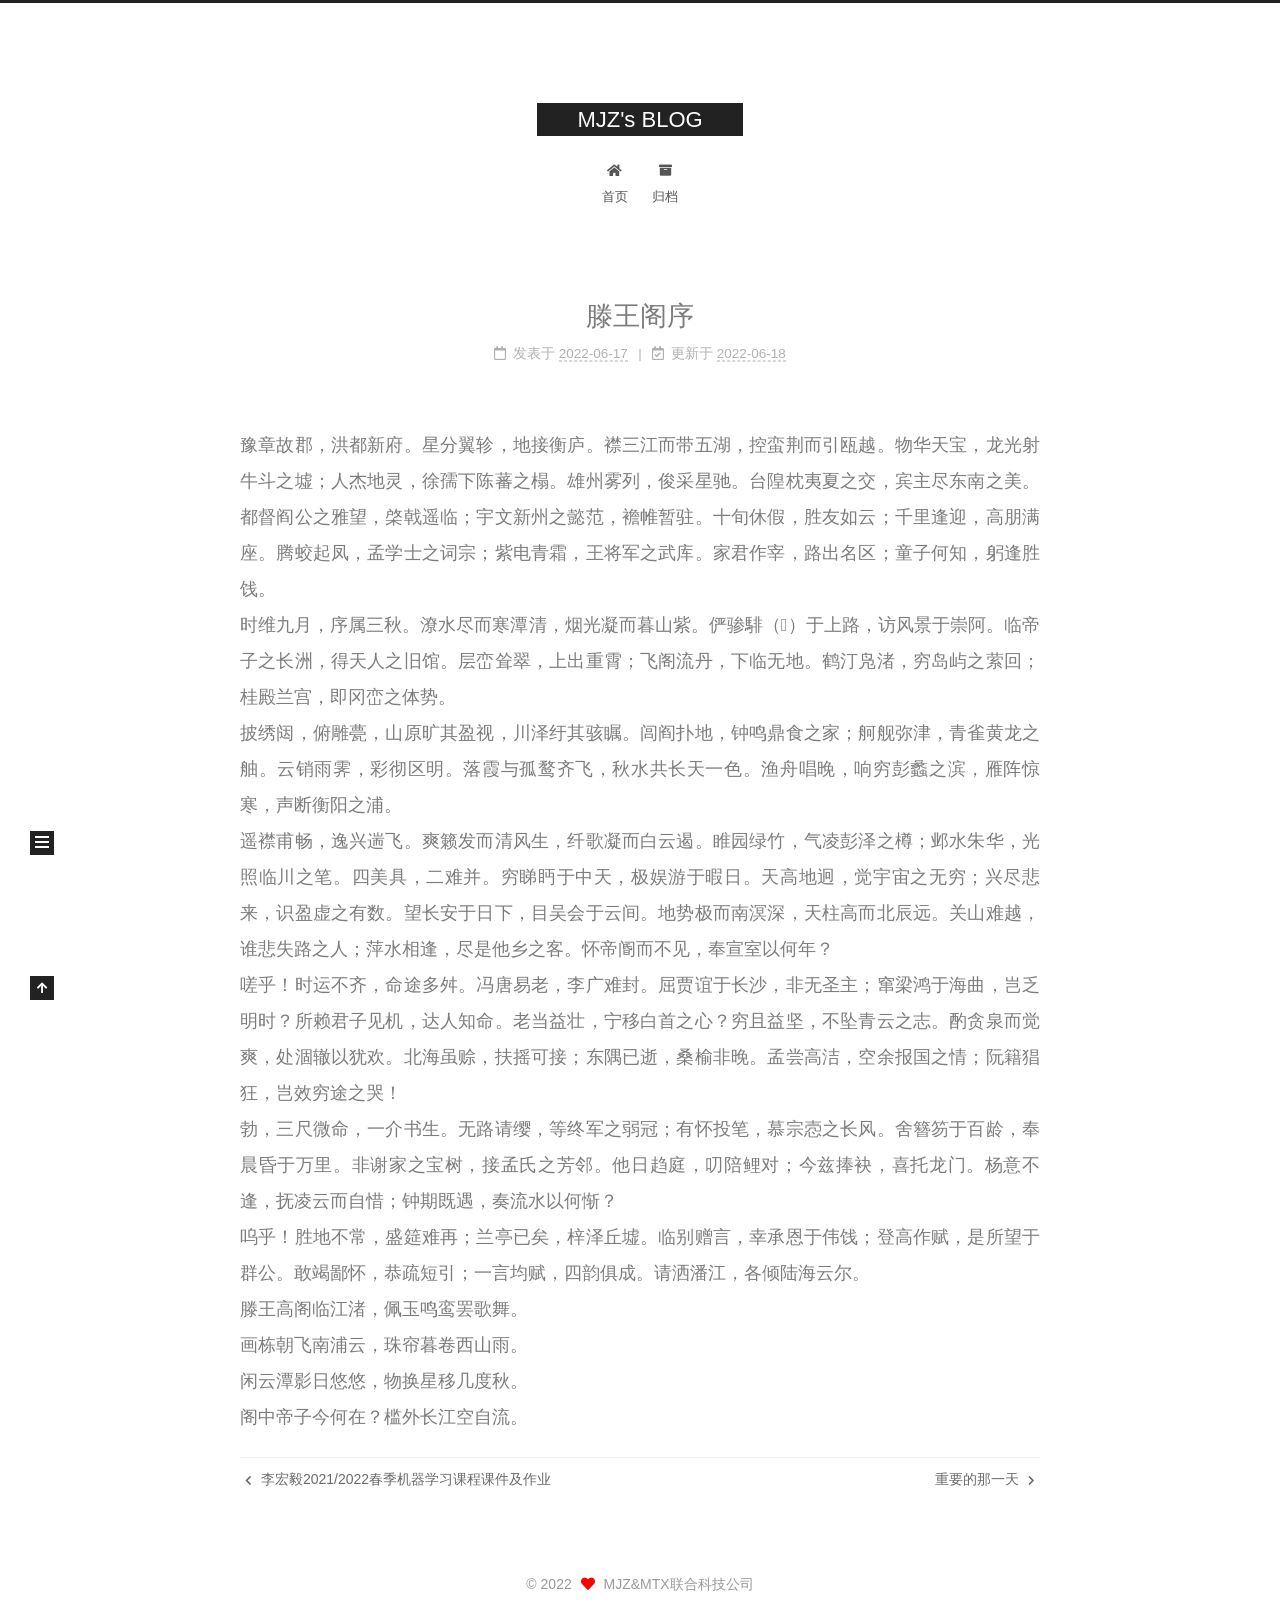
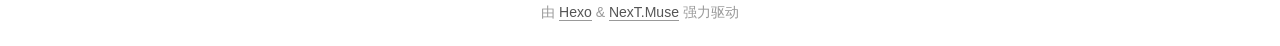
<file: 2022/06/17/teng-wang-ge-xu/index.html>
<!DOCTYPE html>
<html lang="zh-CN">
<head>
  <meta charset="UTF-8">
<meta name="viewport" content="width=device-width, initial-scale=1, maximum-scale=2">
<meta name="theme-color" content="#222">
<meta name="generator" content="Hexo 6.2.0">
  <link rel="apple-touch-icon" sizes="180x180" href="/images/apple-touch-icon-next.png">
  <link rel="icon" type="image/png" sizes="32x32" href="/images/favicon-32x32-next.png">
  <link rel="icon" type="image/png" sizes="16x16" href="/images/favicon-16x16-next.png">
  <link rel="mask-icon" href="/images/logo.svg" color="#222">

<link rel="stylesheet" href="/css/main.css">


<link rel="stylesheet" href="/lib/font-awesome/css/all.min.css">

<script id="hexo-configurations">
    var NexT = window.NexT || {};
    var CONFIG = {"hostname":"example.com","root":"/","scheme":"Muse","version":"7.8.0","exturl":false,"sidebar":{"position":"left","display":"post","padding":18,"offset":12,"onmobile":false},"copycode":{"enable":false,"show_result":false,"style":null},"back2top":{"enable":true,"sidebar":false,"scrollpercent":false},"bookmark":{"enable":false,"color":"#222","save":"auto"},"fancybox":false,"mediumzoom":false,"lazyload":false,"pangu":false,"comments":{"style":"tabs","active":null,"storage":true,"lazyload":false,"nav":null},"algolia":{"hits":{"per_page":10},"labels":{"input_placeholder":"Search for Posts","hits_empty":"We didn't find any results for the search: ${query}","hits_stats":"${hits} results found in ${time} ms"}},"localsearch":{"enable":false,"trigger":"auto","top_n_per_article":1,"unescape":false,"preload":false},"motion":{"enable":true,"async":false,"transition":{"post_block":"fadeIn","post_header":"slideDownIn","post_body":"slideDownIn","coll_header":"slideLeftIn","sidebar":"slideUpIn"}}};
  </script>

  <meta name="description" content="豫章故郡，洪都新府。星分翼轸，地接衡庐。襟三江而带五湖，控蛮荆而引瓯越。物华天宝，龙光射牛斗之墟；人杰地灵，徐孺下陈蕃之榻。雄州雾列，俊采星驰。台隍枕夷夏之交，宾主尽东南之美。都督阎公之雅望，棨戟遥临；宇文新州之懿范，襜帷暂驻。十旬休假，胜友如云；千里逢迎，高朋满座。腾蛟起凤，孟学士之词宗；紫电青霜，王将军之武库。家君作宰，路出名区；童子何知，躬逢胜饯。时维九月，序属三秋。潦水尽而寒潭清，烟光凝而">
<meta property="og:type" content="article">
<meta property="og:title" content="滕王阁序">
<meta property="og:url" content="http://example.com/2022/06/17/teng-wang-ge-xu/index.html">
<meta property="og:site_name" content="MJZ&#39;s BLOG">
<meta property="og:description" content="豫章故郡，洪都新府。星分翼轸，地接衡庐。襟三江而带五湖，控蛮荆而引瓯越。物华天宝，龙光射牛斗之墟；人杰地灵，徐孺下陈蕃之榻。雄州雾列，俊采星驰。台隍枕夷夏之交，宾主尽东南之美。都督阎公之雅望，棨戟遥临；宇文新州之懿范，襜帷暂驻。十旬休假，胜友如云；千里逢迎，高朋满座。腾蛟起凤，孟学士之词宗；紫电青霜，王将军之武库。家君作宰，路出名区；童子何知，躬逢胜饯。时维九月，序属三秋。潦水尽而寒潭清，烟光凝而">
<meta property="og:locale" content="zh_CN">
<meta property="article:published_time" content="2022-06-17T14:00:28.000Z">
<meta property="article:modified_time" content="2022-06-18T02:39:11.320Z">
<meta property="article:author" content="MJZ&amp;MTX联合科技公司">
<meta name="twitter:card" content="summary">

<link rel="canonical" href="http://example.com/2022/06/17/teng-wang-ge-xu/">


<script id="page-configurations">
  // https://hexo.io/docs/variables.html
  CONFIG.page = {
    sidebar: "",
    isHome : false,
    isPost : true,
    lang   : 'zh-CN'
  };
</script>

  <title>滕王阁序 | MJZ's BLOG</title>
  






  <noscript>
  <style>
  .use-motion .brand,
  .use-motion .menu-item,
  .sidebar-inner,
  .use-motion .post-block,
  .use-motion .pagination,
  .use-motion .comments,
  .use-motion .post-header,
  .use-motion .post-body,
  .use-motion .collection-header { opacity: initial; }

  .use-motion .site-title,
  .use-motion .site-subtitle {
    opacity: initial;
    top: initial;
  }

  .use-motion .logo-line-before i { left: initial; }
  .use-motion .logo-line-after i { right: initial; }
  </style>
</noscript>

</head>

<body itemscope itemtype="http://schema.org/WebPage">
  <div class="container use-motion">
    <div class="headband"></div>

    <header class="header" itemscope itemtype="http://schema.org/WPHeader">
      <div class="header-inner"><div class="site-brand-container">
  <div class="site-nav-toggle">
    <div class="toggle" aria-label="切换导航栏">
      <span class="toggle-line toggle-line-first"></span>
      <span class="toggle-line toggle-line-middle"></span>
      <span class="toggle-line toggle-line-last"></span>
    </div>
  </div>

  <div class="site-meta">

    <a href="/" class="brand" rel="start">
      <span class="logo-line-before"><i></i></span>
      <h1 class="site-title">MJZ's BLOG</h1>
      <span class="logo-line-after"><i></i></span>
    </a>
  </div>

  <div class="site-nav-right">
    <div class="toggle popup-trigger">
    </div>
  </div>
</div>




<nav class="site-nav">
  <ul id="menu" class="main-menu menu">
        <li class="menu-item menu-item-home">

    <a href="/" rel="section"><i class="fa fa-home fa-fw"></i>首页</a>

  </li>
        <li class="menu-item menu-item-archives">

    <a href="/archives/" rel="section"><i class="fa fa-archive fa-fw"></i>归档</a>

  </li>
  </ul>
</nav>




</div>
    </header>

    
  <div class="back-to-top">
    <i class="fa fa-arrow-up"></i>
    <span>0%</span>
  </div>


    <main class="main">
      <div class="main-inner">
        <div class="content-wrap">
          

          <div class="content post posts-expand">
            

    
  
  
  <article itemscope itemtype="http://schema.org/Article" class="post-block" lang="zh-CN">
    <link itemprop="mainEntityOfPage" href="http://example.com/2022/06/17/teng-wang-ge-xu/">

    <span hidden itemprop="author" itemscope itemtype="http://schema.org/Person">
      <meta itemprop="image" content="/images/avatar.gif">
      <meta itemprop="name" content="MJZ&MTX联合科技公司">
      <meta itemprop="description" content="也无风雨也无晴">
    </span>

    <span hidden itemprop="publisher" itemscope itemtype="http://schema.org/Organization">
      <meta itemprop="name" content="MJZ's BLOG">
    </span>
      <header class="post-header">
        <h1 class="post-title" itemprop="name headline">
          滕王阁序
        </h1>

        <div class="post-meta">
            <span class="post-meta-item">
              <span class="post-meta-item-icon">
                <i class="far fa-calendar"></i>
              </span>
              <span class="post-meta-item-text">发表于</span>

              <time title="创建时间：2022-06-17 22:00:28" itemprop="dateCreated datePublished" datetime="2022-06-17T22:00:28+08:00">2022-06-17</time>
            </span>
              <span class="post-meta-item">
                <span class="post-meta-item-icon">
                  <i class="far fa-calendar-check"></i>
                </span>
                <span class="post-meta-item-text">更新于</span>
                <time title="修改时间：2022-06-18 10:39:11" itemprop="dateModified" datetime="2022-06-18T10:39:11+08:00">2022-06-18</time>
              </span>

          

        </div>
      </header>

    
    
    
    <div class="post-body" itemprop="articleBody">

      
        <p>豫章故郡，洪都新府。星分翼轸，地接衡庐。襟三江而带五湖，控蛮荆而引瓯越。物华天宝，龙光射牛斗之墟；人杰地灵，徐孺下陈蕃之榻。雄州雾列，俊采星驰。台隍枕夷夏之交，宾主尽东南之美。都督阎公之雅望，棨戟遥临；宇文新州之懿范，襜帷暂驻。十旬休假，胜友如云；千里逢迎，高朋满座。腾蛟起凤，孟学士之词宗；紫电青霜，王将军之武库。家君作宰，路出名区；童子何知，躬逢胜饯。<br>时维九月，序属三秋。潦水尽而寒潭清，烟光凝而暮山紫。俨骖騑（𬴂）于上路，访风景于崇阿。临帝子之长洲，得天人之旧馆。层峦耸翠，上出重霄；飞阁流丹，下临无地。鹤汀凫渚，穷岛屿之萦回；桂殿兰宫，即冈峦之体势。<br>披绣闼，俯雕甍，山原旷其盈视，川泽纡其骇瞩。闾阎扑地，钟鸣鼎食之家；舸舰弥津，青雀黄龙之舳。云销雨霁，彩彻区明。落霞与孤鹜齐飞，秋水共长天一色。渔舟唱晚，响穷彭蠡之滨，雁阵惊寒，声断衡阳之浦。<br>遥襟甫畅，逸兴遄飞。爽籁发而清风生，纤歌凝而白云遏。睢园绿竹，气凌彭泽之樽；邺水朱华，光照临川之笔。四美具，二难并。穷睇眄于中天，极娱游于暇日。天高地迥，觉宇宙之无穷；兴尽悲来，识盈虚之有数。望长安于日下，目吴会于云间。地势极而南溟深，天柱高而北辰远。关山难越，谁悲失路之人；萍水相逢，尽是他乡之客。怀帝阍而不见，奉宣室以何年？<br>嗟乎！时运不齐，命途多舛。冯唐易老，李广难封。屈贾谊于长沙，非无圣主；窜梁鸿于海曲，岂乏明时？所赖君子见机，达人知命。老当益壮，宁移白首之心？穷且益坚，不坠青云之志。酌贪泉而觉爽，处涸辙以犹欢。北海虽赊，扶摇可接；东隅已逝，桑榆非晚。孟尝高洁，空余报国之情；阮籍猖狂，岂效穷途之哭！<br>勃，三尺微命，一介书生。无路请缨，等终军之弱冠；有怀投笔，慕宗悫之长风。舍簪笏于百龄，奉晨昏于万里。非谢家之宝树，接孟氏之芳邻。他日趋庭，叨陪鲤对；今兹捧袂，喜托龙门。杨意不逢，抚凌云而自惜；钟期既遇，奏流水以何惭？<br>呜乎！胜地不常，盛筵难再；兰亭已矣，梓泽丘墟。临别赠言，幸承恩于伟饯；登高作赋，是所望于群公。敢竭鄙怀，恭疏短引；一言均赋，四韵俱成。请洒潘江，各倾陆海云尔。<br>滕王高阁临江渚，佩玉鸣鸾罢歌舞。<br>画栋朝飞南浦云，珠帘暮卷西山雨。<br>闲云潭影日悠悠，物换星移几度秋。<br>阁中帝子今何在？槛外长江空自流。</p>

    </div>

    
    
    

      <footer class="post-footer">

        


        
    <div class="post-nav">
      <div class="post-nav-item">
    <a href="/2022/06/17/R1/" rel="prev" title="李宏毅2021/2022春季机器学习课程课件及作业">
      <i class="fa fa-chevron-left"></i> 李宏毅2021/2022春季机器学习课程课件及作业
    </a></div>
      <div class="post-nav-item">
    <a href="/2022/06/20/chong-yao-de-na-yi-tian/" rel="next" title="重要的那一天">
      重要的那一天 <i class="fa fa-chevron-right"></i>
    </a></div>
    </div>
      </footer>
    
  </article>
  
  
  



          </div>
          

<script>
  window.addEventListener('tabs:register', () => {
    let { activeClass } = CONFIG.comments;
    if (CONFIG.comments.storage) {
      activeClass = localStorage.getItem('comments_active') || activeClass;
    }
    if (activeClass) {
      let activeTab = document.querySelector(`a[href="#comment-${activeClass}"]`);
      if (activeTab) {
        activeTab.click();
      }
    }
  });
  if (CONFIG.comments.storage) {
    window.addEventListener('tabs:click', event => {
      if (!event.target.matches('.tabs-comment .tab-content .tab-pane')) return;
      let commentClass = event.target.classList[1];
      localStorage.setItem('comments_active', commentClass);
    });
  }
</script>

        </div>
          
  
  <div class="toggle sidebar-toggle">
    <span class="toggle-line toggle-line-first"></span>
    <span class="toggle-line toggle-line-middle"></span>
    <span class="toggle-line toggle-line-last"></span>
  </div>

  <aside class="sidebar">
    <div class="sidebar-inner">

      <ul class="sidebar-nav motion-element">
        <li class="sidebar-nav-toc">
          文章目录
        </li>
        <li class="sidebar-nav-overview">
          站点概览
        </li>
      </ul>

      <!--noindex-->
      <div class="post-toc-wrap sidebar-panel">
      </div>
      <!--/noindex-->

      <div class="site-overview-wrap sidebar-panel">
        <div class="site-author motion-element" itemprop="author" itemscope itemtype="http://schema.org/Person">
  <p class="site-author-name" itemprop="name">MJZ&MTX联合科技公司</p>
  <div class="site-description" itemprop="description">也无风雨也无晴</div>
</div>
<div class="site-state-wrap motion-element">
  <nav class="site-state">
      <div class="site-state-item site-state-posts">
          <a href="/archives/">
        
          <span class="site-state-item-count">7</span>
          <span class="site-state-item-name">日志</span>
        </a>
      </div>
  </nav>
</div>



      </div>

    </div>
  </aside>
  <div id="sidebar-dimmer"></div>


      </div>
    </main>

    <footer class="footer">
      <div class="footer-inner">
        

        

<div class="copyright">
  
  &copy; 
  <span itemprop="copyrightYear">2022</span>
  <span class="with-love">
    <i class="fa fa-heart"></i>
  </span>
  <span class="author" itemprop="copyrightHolder">MJZ&MTX联合科技公司</span>
</div>
  <div class="powered-by">由 <a href="https://hexo.io/" class="theme-link" rel="noopener" target="_blank">Hexo</a> & <a href="https://muse.theme-next.org/" class="theme-link" rel="noopener" target="_blank">NexT.Muse</a> 强力驱动
  </div>

        








      </div>
    </footer>
  </div>

  
  <script src="/lib/anime.min.js"></script>
  <script src="/lib/velocity/velocity.min.js"></script>
  <script src="/lib/velocity/velocity.ui.min.js"></script>

<script src="/js/utils.js"></script>

<script src="/js/motion.js"></script>


<script src="/js/schemes/muse.js"></script>


<script src="/js/next-boot.js"></script>




  















  

  

</body>
</html>
</file>
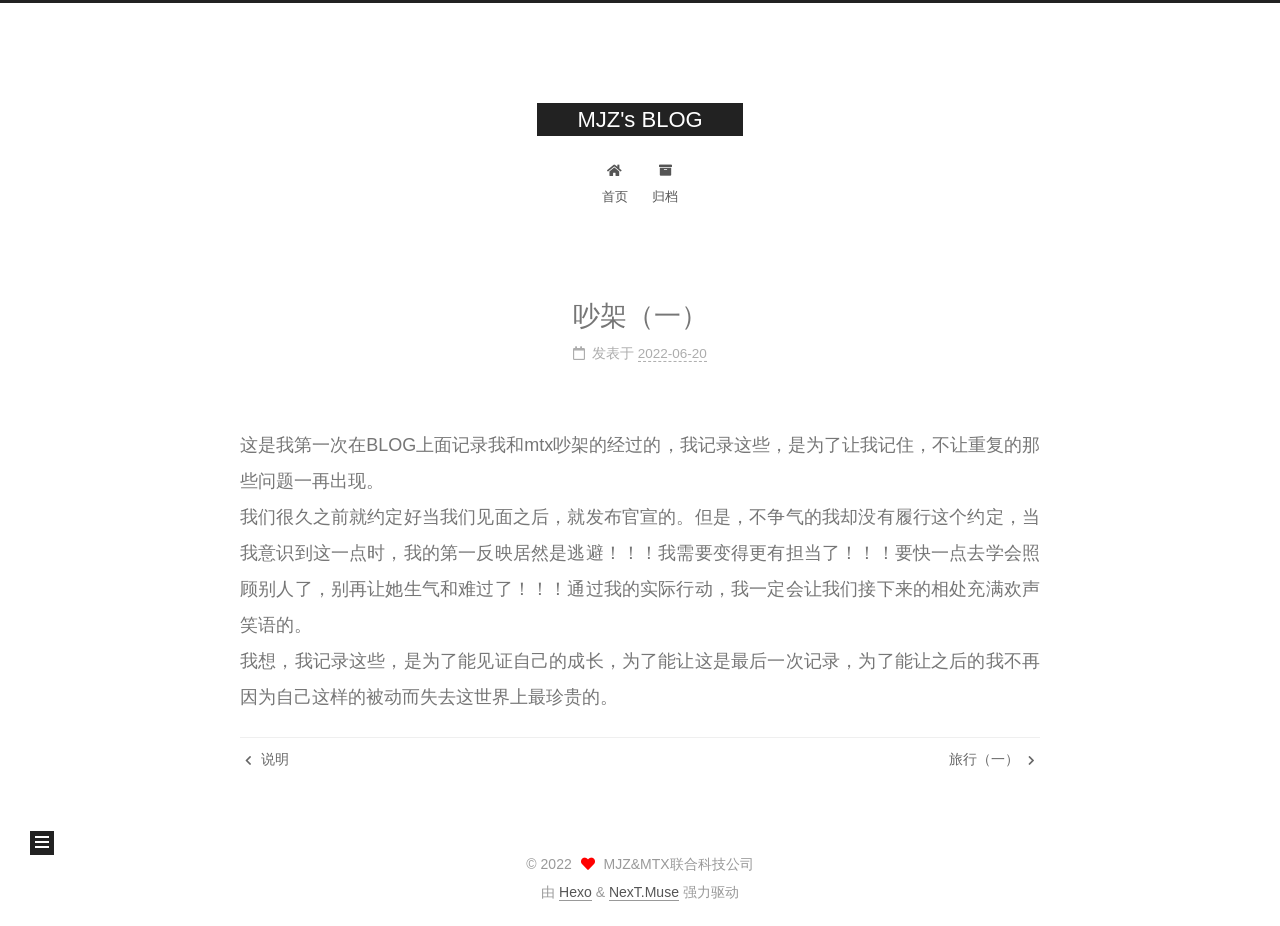
<file: 2022/06/20/chao-jia-yi/index.html>
<!DOCTYPE html>
<html lang="zh-CN">
<head>
  <meta charset="UTF-8">
<meta name="viewport" content="width=device-width, initial-scale=1, maximum-scale=2">
<meta name="theme-color" content="#222">
<meta name="generator" content="Hexo 6.2.0">
  <link rel="apple-touch-icon" sizes="180x180" href="/images/apple-touch-icon-next.png">
  <link rel="icon" type="image/png" sizes="32x32" href="/images/favicon-32x32-next.png">
  <link rel="icon" type="image/png" sizes="16x16" href="/images/favicon-16x16-next.png">
  <link rel="mask-icon" href="/images/logo.svg" color="#222">

<link rel="stylesheet" href="/css/main.css">


<link rel="stylesheet" href="/lib/font-awesome/css/all.min.css">

<script id="hexo-configurations">
    var NexT = window.NexT || {};
    var CONFIG = {"hostname":"example.com","root":"/","scheme":"Muse","version":"7.8.0","exturl":false,"sidebar":{"position":"left","display":"post","padding":18,"offset":12,"onmobile":false},"copycode":{"enable":false,"show_result":false,"style":null},"back2top":{"enable":true,"sidebar":false,"scrollpercent":false},"bookmark":{"enable":false,"color":"#222","save":"auto"},"fancybox":false,"mediumzoom":false,"lazyload":false,"pangu":false,"comments":{"style":"tabs","active":null,"storage":true,"lazyload":false,"nav":null},"algolia":{"hits":{"per_page":10},"labels":{"input_placeholder":"Search for Posts","hits_empty":"We didn't find any results for the search: ${query}","hits_stats":"${hits} results found in ${time} ms"}},"localsearch":{"enable":false,"trigger":"auto","top_n_per_article":1,"unescape":false,"preload":false},"motion":{"enable":true,"async":false,"transition":{"post_block":"fadeIn","post_header":"slideDownIn","post_body":"slideDownIn","coll_header":"slideLeftIn","sidebar":"slideUpIn"}}};
  </script>

  <meta name="description" content="这是我第一次在BLOG上面记录我和mtx吵架的经过的，我记录这些，是为了让我记住，不让重复的那些问题一再出现。我们很久之前就约定好当我们见面之后，就发布官宣的。但是，不争气的我却没有履行这个约定，当我意识到这一点时，我的第一反映居然是逃避！！！我需要变得更有担当了！！！要快一点去学会照顾别人了，别再让她生气和难过了！！！通过我的实际行动，我一定会让我们接下来的相处充满欢声笑语的。我想，我记录这些，">
<meta property="og:type" content="article">
<meta property="og:title" content="吵架（一）">
<meta property="og:url" content="http://example.com/2022/06/20/chao-jia-yi/index.html">
<meta property="og:site_name" content="MJZ&#39;s BLOG">
<meta property="og:description" content="这是我第一次在BLOG上面记录我和mtx吵架的经过的，我记录这些，是为了让我记住，不让重复的那些问题一再出现。我们很久之前就约定好当我们见面之后，就发布官宣的。但是，不争气的我却没有履行这个约定，当我意识到这一点时，我的第一反映居然是逃避！！！我需要变得更有担当了！！！要快一点去学会照顾别人了，别再让她生气和难过了！！！通过我的实际行动，我一定会让我们接下来的相处充满欢声笑语的。我想，我记录这些，">
<meta property="og:locale" content="zh_CN">
<meta property="article:published_time" content="2022-06-20T14:37:13.000Z">
<meta property="article:modified_time" content="2022-06-20T14:50:19.477Z">
<meta property="article:author" content="MJZ&amp;MTX联合科技公司">
<meta name="twitter:card" content="summary">

<link rel="canonical" href="http://example.com/2022/06/20/chao-jia-yi/">


<script id="page-configurations">
  // https://hexo.io/docs/variables.html
  CONFIG.page = {
    sidebar: "",
    isHome : false,
    isPost : true,
    lang   : 'zh-CN'
  };
</script>

  <title>吵架（一） | MJZ's BLOG</title>
  






  <noscript>
  <style>
  .use-motion .brand,
  .use-motion .menu-item,
  .sidebar-inner,
  .use-motion .post-block,
  .use-motion .pagination,
  .use-motion .comments,
  .use-motion .post-header,
  .use-motion .post-body,
  .use-motion .collection-header { opacity: initial; }

  .use-motion .site-title,
  .use-motion .site-subtitle {
    opacity: initial;
    top: initial;
  }

  .use-motion .logo-line-before i { left: initial; }
  .use-motion .logo-line-after i { right: initial; }
  </style>
</noscript>

</head>

<body itemscope itemtype="http://schema.org/WebPage">
  <div class="container use-motion">
    <div class="headband"></div>

    <header class="header" itemscope itemtype="http://schema.org/WPHeader">
      <div class="header-inner"><div class="site-brand-container">
  <div class="site-nav-toggle">
    <div class="toggle" aria-label="切换导航栏">
      <span class="toggle-line toggle-line-first"></span>
      <span class="toggle-line toggle-line-middle"></span>
      <span class="toggle-line toggle-line-last"></span>
    </div>
  </div>

  <div class="site-meta">

    <a href="/" class="brand" rel="start">
      <span class="logo-line-before"><i></i></span>
      <h1 class="site-title">MJZ's BLOG</h1>
      <span class="logo-line-after"><i></i></span>
    </a>
  </div>

  <div class="site-nav-right">
    <div class="toggle popup-trigger">
    </div>
  </div>
</div>




<nav class="site-nav">
  <ul id="menu" class="main-menu menu">
        <li class="menu-item menu-item-home">

    <a href="/" rel="section"><i class="fa fa-home fa-fw"></i>首页</a>

  </li>
        <li class="menu-item menu-item-archives">

    <a href="/archives/" rel="section"><i class="fa fa-archive fa-fw"></i>归档</a>

  </li>
  </ul>
</nav>




</div>
    </header>

    
  <div class="back-to-top">
    <i class="fa fa-arrow-up"></i>
    <span>0%</span>
  </div>


    <main class="main">
      <div class="main-inner">
        <div class="content-wrap">
          

          <div class="content post posts-expand">
            

    
  
  
  <article itemscope itemtype="http://schema.org/Article" class="post-block" lang="zh-CN">
    <link itemprop="mainEntityOfPage" href="http://example.com/2022/06/20/chao-jia-yi/">

    <span hidden itemprop="author" itemscope itemtype="http://schema.org/Person">
      <meta itemprop="image" content="/images/avatar.gif">
      <meta itemprop="name" content="MJZ&MTX联合科技公司">
      <meta itemprop="description" content="也无风雨也无晴">
    </span>

    <span hidden itemprop="publisher" itemscope itemtype="http://schema.org/Organization">
      <meta itemprop="name" content="MJZ's BLOG">
    </span>
      <header class="post-header">
        <h1 class="post-title" itemprop="name headline">
          吵架（一）
        </h1>

        <div class="post-meta">
            <span class="post-meta-item">
              <span class="post-meta-item-icon">
                <i class="far fa-calendar"></i>
              </span>
              <span class="post-meta-item-text">发表于</span>
              

              <time title="创建时间：2022-06-20 22:37:13 / 修改时间：22:50:19" itemprop="dateCreated datePublished" datetime="2022-06-20T22:37:13+08:00">2022-06-20</time>
            </span>

          

        </div>
      </header>

    
    
    
    <div class="post-body" itemprop="articleBody">

      
        <p>这是我第一次在BLOG上面记录我和mtx吵架的经过的，我记录这些，是为了让我记住，不让重复的那些问题一再出现。<br>我们很久之前就约定好当我们见面之后，就发布官宣的。但是，不争气的我却没有履行这个约定，当我意识到这一点时，我的第一反映居然是逃避！！！我需要变得更有担当了！！！要快一点去学会照顾别人了，别再让她生气和难过了！！！通过我的实际行动，我一定会让我们接下来的相处充满欢声笑语的。<br>我想，我记录这些，是为了能见证自己的成长，为了能让这是最后一次记录，为了能让之后的我不再因为自己这样的被动而失去这世界上最珍贵的。</p>

    </div>

    
    
    

      <footer class="post-footer">

        


        
    <div class="post-nav">
      <div class="post-nav-item">
    <a href="/2022/06/20/shuo-ming/" rel="prev" title="说明">
      <i class="fa fa-chevron-left"></i> 说明
    </a></div>
      <div class="post-nav-item">
    <a href="/2022/06/23/lu-xing-yi/" rel="next" title="旅行（一）">
      旅行（一） <i class="fa fa-chevron-right"></i>
    </a></div>
    </div>
      </footer>
    
  </article>
  
  
  



          </div>
          

<script>
  window.addEventListener('tabs:register', () => {
    let { activeClass } = CONFIG.comments;
    if (CONFIG.comments.storage) {
      activeClass = localStorage.getItem('comments_active') || activeClass;
    }
    if (activeClass) {
      let activeTab = document.querySelector(`a[href="#comment-${activeClass}"]`);
      if (activeTab) {
        activeTab.click();
      }
    }
  });
  if (CONFIG.comments.storage) {
    window.addEventListener('tabs:click', event => {
      if (!event.target.matches('.tabs-comment .tab-content .tab-pane')) return;
      let commentClass = event.target.classList[1];
      localStorage.setItem('comments_active', commentClass);
    });
  }
</script>

        </div>
          
  
  <div class="toggle sidebar-toggle">
    <span class="toggle-line toggle-line-first"></span>
    <span class="toggle-line toggle-line-middle"></span>
    <span class="toggle-line toggle-line-last"></span>
  </div>

  <aside class="sidebar">
    <div class="sidebar-inner">

      <ul class="sidebar-nav motion-element">
        <li class="sidebar-nav-toc">
          文章目录
        </li>
        <li class="sidebar-nav-overview">
          站点概览
        </li>
      </ul>

      <!--noindex-->
      <div class="post-toc-wrap sidebar-panel">
      </div>
      <!--/noindex-->

      <div class="site-overview-wrap sidebar-panel">
        <div class="site-author motion-element" itemprop="author" itemscope itemtype="http://schema.org/Person">
  <p class="site-author-name" itemprop="name">MJZ&MTX联合科技公司</p>
  <div class="site-description" itemprop="description">也无风雨也无晴</div>
</div>
<div class="site-state-wrap motion-element">
  <nav class="site-state">
      <div class="site-state-item site-state-posts">
          <a href="/archives/">
        
          <span class="site-state-item-count">7</span>
          <span class="site-state-item-name">日志</span>
        </a>
      </div>
  </nav>
</div>



      </div>

    </div>
  </aside>
  <div id="sidebar-dimmer"></div>


      </div>
    </main>

    <footer class="footer">
      <div class="footer-inner">
        

        

<div class="copyright">
  
  &copy; 
  <span itemprop="copyrightYear">2022</span>
  <span class="with-love">
    <i class="fa fa-heart"></i>
  </span>
  <span class="author" itemprop="copyrightHolder">MJZ&MTX联合科技公司</span>
</div>
  <div class="powered-by">由 <a href="https://hexo.io/" class="theme-link" rel="noopener" target="_blank">Hexo</a> & <a href="https://muse.theme-next.org/" class="theme-link" rel="noopener" target="_blank">NexT.Muse</a> 强力驱动
  </div>

        








      </div>
    </footer>
  </div>

  
  <script src="/lib/anime.min.js"></script>
  <script src="/lib/velocity/velocity.min.js"></script>
  <script src="/lib/velocity/velocity.ui.min.js"></script>

<script src="/js/utils.js"></script>

<script src="/js/motion.js"></script>


<script src="/js/schemes/muse.js"></script>


<script src="/js/next-boot.js"></script>




  















  

  

</body>
</html>
</file>
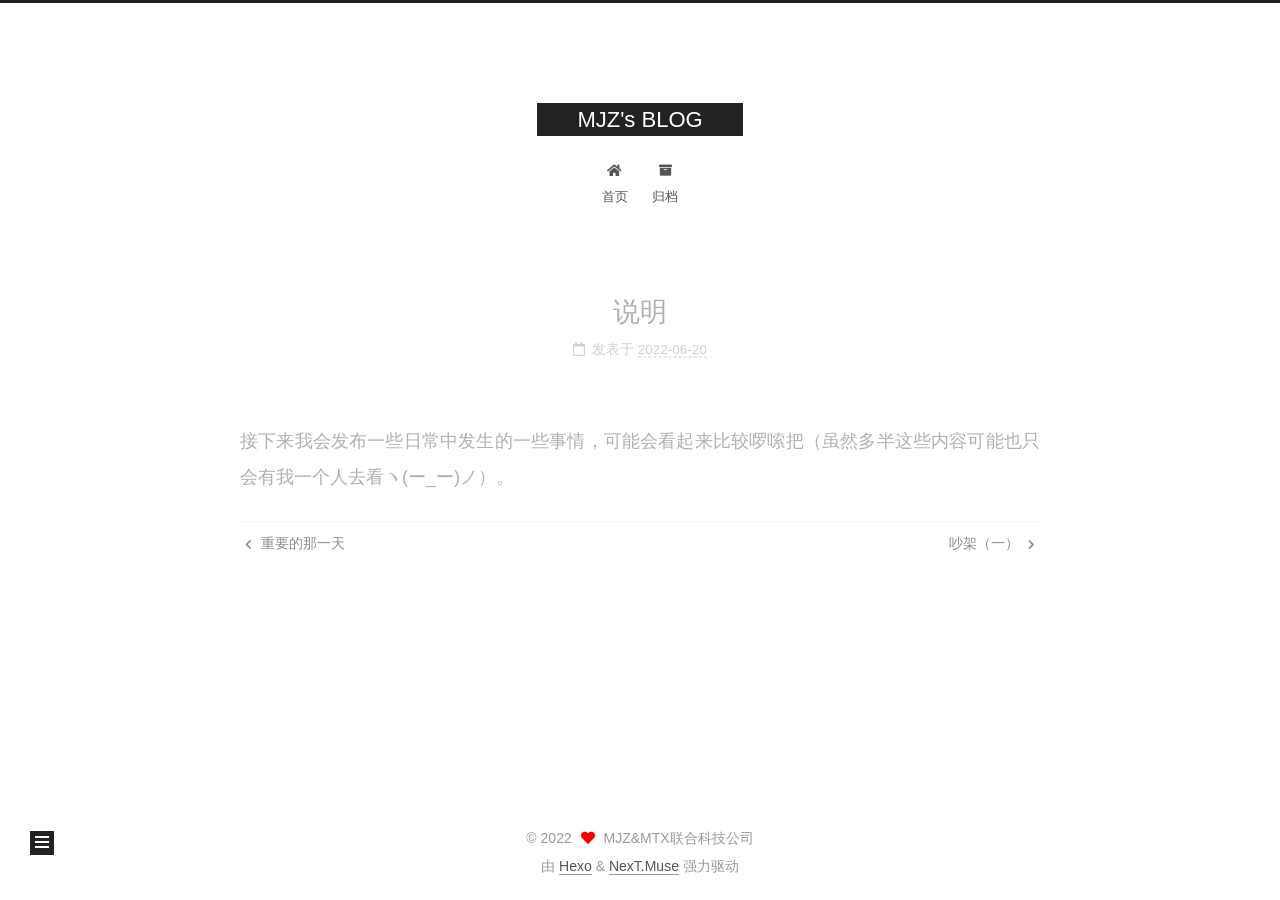
<file: 2022/06/20/shuo-ming/index.html>
<!DOCTYPE html>
<html lang="zh-CN">
<head>
  <meta charset="UTF-8">
<meta name="viewport" content="width=device-width, initial-scale=1, maximum-scale=2">
<meta name="theme-color" content="#222">
<meta name="generator" content="Hexo 6.2.0">
  <link rel="apple-touch-icon" sizes="180x180" href="/images/apple-touch-icon-next.png">
  <link rel="icon" type="image/png" sizes="32x32" href="/images/favicon-32x32-next.png">
  <link rel="icon" type="image/png" sizes="16x16" href="/images/favicon-16x16-next.png">
  <link rel="mask-icon" href="/images/logo.svg" color="#222">

<link rel="stylesheet" href="/css/main.css">


<link rel="stylesheet" href="/lib/font-awesome/css/all.min.css">

<script id="hexo-configurations">
    var NexT = window.NexT || {};
    var CONFIG = {"hostname":"example.com","root":"/","scheme":"Muse","version":"7.8.0","exturl":false,"sidebar":{"position":"left","display":"post","padding":18,"offset":12,"onmobile":false},"copycode":{"enable":false,"show_result":false,"style":null},"back2top":{"enable":true,"sidebar":false,"scrollpercent":false},"bookmark":{"enable":false,"color":"#222","save":"auto"},"fancybox":false,"mediumzoom":false,"lazyload":false,"pangu":false,"comments":{"style":"tabs","active":null,"storage":true,"lazyload":false,"nav":null},"algolia":{"hits":{"per_page":10},"labels":{"input_placeholder":"Search for Posts","hits_empty":"We didn't find any results for the search: ${query}","hits_stats":"${hits} results found in ${time} ms"}},"localsearch":{"enable":false,"trigger":"auto","top_n_per_article":1,"unescape":false,"preload":false},"motion":{"enable":true,"async":false,"transition":{"post_block":"fadeIn","post_header":"slideDownIn","post_body":"slideDownIn","coll_header":"slideLeftIn","sidebar":"slideUpIn"}}};
  </script>

  <meta name="description" content="接下来我会发布一些日常中发生的一些事情，可能会看起来比较啰嗦把（虽然多半这些内容可能也只会有我一个人去看ヽ(ー_ー)ノ）。">
<meta property="og:type" content="article">
<meta property="og:title" content="说明">
<meta property="og:url" content="http://example.com/2022/06/20/shuo-ming/index.html">
<meta property="og:site_name" content="MJZ&#39;s BLOG">
<meta property="og:description" content="接下来我会发布一些日常中发生的一些事情，可能会看起来比较啰嗦把（虽然多半这些内容可能也只会有我一个人去看ヽ(ー_ー)ノ）。">
<meta property="og:locale" content="zh_CN">
<meta property="article:published_time" content="2022-06-20T14:32:56.000Z">
<meta property="article:modified_time" content="2022-06-20T14:36:17.342Z">
<meta property="article:author" content="MJZ&amp;MTX联合科技公司">
<meta name="twitter:card" content="summary">

<link rel="canonical" href="http://example.com/2022/06/20/shuo-ming/">


<script id="page-configurations">
  // https://hexo.io/docs/variables.html
  CONFIG.page = {
    sidebar: "",
    isHome : false,
    isPost : true,
    lang   : 'zh-CN'
  };
</script>

  <title>说明 | MJZ's BLOG</title>
  






  <noscript>
  <style>
  .use-motion .brand,
  .use-motion .menu-item,
  .sidebar-inner,
  .use-motion .post-block,
  .use-motion .pagination,
  .use-motion .comments,
  .use-motion .post-header,
  .use-motion .post-body,
  .use-motion .collection-header { opacity: initial; }

  .use-motion .site-title,
  .use-motion .site-subtitle {
    opacity: initial;
    top: initial;
  }

  .use-motion .logo-line-before i { left: initial; }
  .use-motion .logo-line-after i { right: initial; }
  </style>
</noscript>

</head>

<body itemscope itemtype="http://schema.org/WebPage">
  <div class="container use-motion">
    <div class="headband"></div>

    <header class="header" itemscope itemtype="http://schema.org/WPHeader">
      <div class="header-inner"><div class="site-brand-container">
  <div class="site-nav-toggle">
    <div class="toggle" aria-label="切换导航栏">
      <span class="toggle-line toggle-line-first"></span>
      <span class="toggle-line toggle-line-middle"></span>
      <span class="toggle-line toggle-line-last"></span>
    </div>
  </div>

  <div class="site-meta">

    <a href="/" class="brand" rel="start">
      <span class="logo-line-before"><i></i></span>
      <h1 class="site-title">MJZ's BLOG</h1>
      <span class="logo-line-after"><i></i></span>
    </a>
  </div>

  <div class="site-nav-right">
    <div class="toggle popup-trigger">
    </div>
  </div>
</div>




<nav class="site-nav">
  <ul id="menu" class="main-menu menu">
        <li class="menu-item menu-item-home">

    <a href="/" rel="section"><i class="fa fa-home fa-fw"></i>首页</a>

  </li>
        <li class="menu-item menu-item-archives">

    <a href="/archives/" rel="section"><i class="fa fa-archive fa-fw"></i>归档</a>

  </li>
  </ul>
</nav>




</div>
    </header>

    
  <div class="back-to-top">
    <i class="fa fa-arrow-up"></i>
    <span>0%</span>
  </div>


    <main class="main">
      <div class="main-inner">
        <div class="content-wrap">
          

          <div class="content post posts-expand">
            

    
  
  
  <article itemscope itemtype="http://schema.org/Article" class="post-block" lang="zh-CN">
    <link itemprop="mainEntityOfPage" href="http://example.com/2022/06/20/shuo-ming/">

    <span hidden itemprop="author" itemscope itemtype="http://schema.org/Person">
      <meta itemprop="image" content="/images/avatar.gif">
      <meta itemprop="name" content="MJZ&MTX联合科技公司">
      <meta itemprop="description" content="也无风雨也无晴">
    </span>

    <span hidden itemprop="publisher" itemscope itemtype="http://schema.org/Organization">
      <meta itemprop="name" content="MJZ's BLOG">
    </span>
      <header class="post-header">
        <h1 class="post-title" itemprop="name headline">
          说明
        </h1>

        <div class="post-meta">
            <span class="post-meta-item">
              <span class="post-meta-item-icon">
                <i class="far fa-calendar"></i>
              </span>
              <span class="post-meta-item-text">发表于</span>
              

              <time title="创建时间：2022-06-20 22:32:56 / 修改时间：22:36:17" itemprop="dateCreated datePublished" datetime="2022-06-20T22:32:56+08:00">2022-06-20</time>
            </span>

          

        </div>
      </header>

    
    
    
    <div class="post-body" itemprop="articleBody">

      
        <p>接下来我会发布一些日常中发生的一些事情，可能会看起来比较啰嗦把（虽然多半这些内容可能也只会有我一个人去看ヽ(ー_ー)ノ）。</p>

    </div>

    
    
    

      <footer class="post-footer">

        


        
    <div class="post-nav">
      <div class="post-nav-item">
    <a href="/2022/06/20/chong-yao-de-na-yi-tian/" rel="prev" title="重要的那一天">
      <i class="fa fa-chevron-left"></i> 重要的那一天
    </a></div>
      <div class="post-nav-item">
    <a href="/2022/06/20/chao-jia-yi/" rel="next" title="吵架（一）">
      吵架（一） <i class="fa fa-chevron-right"></i>
    </a></div>
    </div>
      </footer>
    
  </article>
  
  
  



          </div>
          

<script>
  window.addEventListener('tabs:register', () => {
    let { activeClass } = CONFIG.comments;
    if (CONFIG.comments.storage) {
      activeClass = localStorage.getItem('comments_active') || activeClass;
    }
    if (activeClass) {
      let activeTab = document.querySelector(`a[href="#comment-${activeClass}"]`);
      if (activeTab) {
        activeTab.click();
      }
    }
  });
  if (CONFIG.comments.storage) {
    window.addEventListener('tabs:click', event => {
      if (!event.target.matches('.tabs-comment .tab-content .tab-pane')) return;
      let commentClass = event.target.classList[1];
      localStorage.setItem('comments_active', commentClass);
    });
  }
</script>

        </div>
          
  
  <div class="toggle sidebar-toggle">
    <span class="toggle-line toggle-line-first"></span>
    <span class="toggle-line toggle-line-middle"></span>
    <span class="toggle-line toggle-line-last"></span>
  </div>

  <aside class="sidebar">
    <div class="sidebar-inner">

      <ul class="sidebar-nav motion-element">
        <li class="sidebar-nav-toc">
          文章目录
        </li>
        <li class="sidebar-nav-overview">
          站点概览
        </li>
      </ul>

      <!--noindex-->
      <div class="post-toc-wrap sidebar-panel">
      </div>
      <!--/noindex-->

      <div class="site-overview-wrap sidebar-panel">
        <div class="site-author motion-element" itemprop="author" itemscope itemtype="http://schema.org/Person">
  <p class="site-author-name" itemprop="name">MJZ&MTX联合科技公司</p>
  <div class="site-description" itemprop="description">也无风雨也无晴</div>
</div>
<div class="site-state-wrap motion-element">
  <nav class="site-state">
      <div class="site-state-item site-state-posts">
          <a href="/archives/">
        
          <span class="site-state-item-count">7</span>
          <span class="site-state-item-name">日志</span>
        </a>
      </div>
  </nav>
</div>



      </div>

    </div>
  </aside>
  <div id="sidebar-dimmer"></div>


      </div>
    </main>

    <footer class="footer">
      <div class="footer-inner">
        

        

<div class="copyright">
  
  &copy; 
  <span itemprop="copyrightYear">2022</span>
  <span class="with-love">
    <i class="fa fa-heart"></i>
  </span>
  <span class="author" itemprop="copyrightHolder">MJZ&MTX联合科技公司</span>
</div>
  <div class="powered-by">由 <a href="https://hexo.io/" class="theme-link" rel="noopener" target="_blank">Hexo</a> & <a href="https://muse.theme-next.org/" class="theme-link" rel="noopener" target="_blank">NexT.Muse</a> 强力驱动
  </div>

        








      </div>
    </footer>
  </div>

  
  <script src="/lib/anime.min.js"></script>
  <script src="/lib/velocity/velocity.min.js"></script>
  <script src="/lib/velocity/velocity.ui.min.js"></script>

<script src="/js/utils.js"></script>

<script src="/js/motion.js"></script>


<script src="/js/schemes/muse.js"></script>


<script src="/js/next-boot.js"></script>




  















  

  

</body>
</html>
</file>
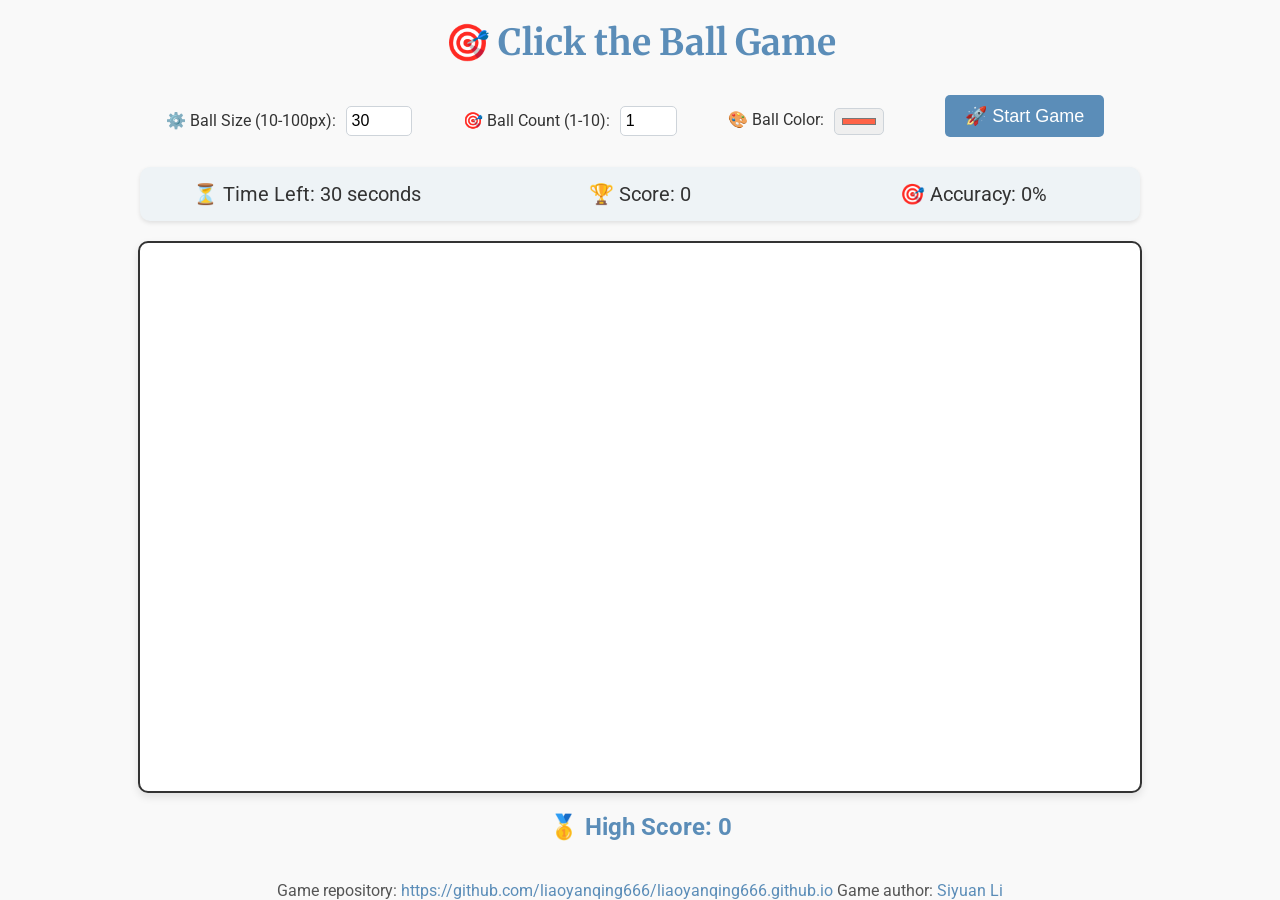
<file: game.html>
<!DOCTYPE html>
<html lang="en">
<head>
    <meta charset="UTF-8">
    <meta name="viewport" content="width=device-width, initial-scale=1.0">
    <title>Click the Ball Game</title>
    <link rel="preconnect" href="https://fonts.googleapis.com">
    <link href="https://fonts.googleapis.com/css2?family=Roboto:wght@300;400&family=Merriweather:wght@700&display=swap" rel="stylesheet">
    <style>
        body {
            font-family: 'Roboto', sans-serif;
            display: flex;
            flex-direction: column;
            align-items: center;
            height: 100vh;
            margin: 0;
            background-color: #f9f9f9;
            color: #333;
        }
        #title {
            font-size: 36px;
            font-weight: bold;
            margin-top: 20px;
            color: #5b8db8;
            text-align: center;
            font-family: 'Merriweather', serif;
        }
        #gameContainer {
            position: relative;
            width: 90%;
            max-width: 1000px;
            height: 600px;
            background-color: #ffffff;
            border: 2px solid #333;
            margin-top: 20px;
            box-shadow: 0 4px 8px rgba(0, 0, 0, 0.1);
            border-radius: 10px;
        }
        .ball {
            position: absolute;
            border-radius: 50%;
            cursor: pointer;
            transition: transform 0.2s ease;
            cursor: default;
        }
        #controls {
            margin-top: 20px;
            display: flex;
            justify-content: space-around;
            align-items: center;
            width: 90%;
            max-width: 1000px;
            flex-wrap: wrap;
        }
        #startButton, #stopButton {
            padding: 10px 20px;
            font-size: 18px;
            cursor: pointer;
            background-color: #5b8db8;
            color: #fff;
            border: none;
            border-radius: 5px;
            transition: background-color 0.3s ease;
            margin: 10px;
        }
        #startButton:hover, #stopButton:hover {
            background-color: #3c6e91;
        }
        #sizeInput, #colorInput, #countInput {
            margin-left: 10px;
            padding: 5px;
            border: 1px solid #ced4da;
            border-radius: 5px;
            font-size: 16px;
            margin-top: 10px;
        }
        #stats {
            display: flex;
            justify-content: space-around;
            margin-top: 20px;
            width: 90%;
            max-width: 1000px;
            font-size: 20px;
            background-color: #eef3f6;
            padding: 10px 0;
            border-radius: 10px;
            box-shadow: 0 2px 4px rgba(0, 0, 0, 0.1);
            flex-wrap: wrap;
        }
        #stats div {
            text-align: center;
            flex: 1;
            margin: 5px 0;
        }
        #highScore {
            margin-top: 20px;
            font-size: 24px;
            color: #5b8db8;
            font-weight: bold;
        }
        #footer {
            margin-top: 40px;
            font-size: 16px;
            color: #555;
            text-align: center;
            width: 90%;
        }
        #footer a {
            color: #5b8db8;
            text-decoration: none;
        }
        #footer a:hover {
            color: #3c6e91;
            text-decoration: underline;
        }
        @media (max-width: 768px) {
            #title {
                font-size: 28px;
            }
            #gameContainer {
                height: 600px;
            }
            #controls {
                flex-direction: column;
                align-items: center;
            }
            #startButton, #stopButton {
                width: 100%;
            }
            #sizeInput, #colorInput, #countInput {
                margin-left: 0;
                margin-top: 10px;
                width: 100%;
                text-align: center;
            }
            #stats {
                flex-direction: column;
            }
            #highScore {
                font-size: 20px;
            }
        }
    </style>
</head>
<body>
    <div id="title">🎯 Click the Ball Game</div>
    <div id="controls">
       <div><label for="sizeInput">⚙️ Ball Size (10-100px):</label><input type="number" id="sizeInput" min="10" max="100" value="30"></div>
       <div><label for="countInput">🎯 Ball Count (1-10):</label><input type="number" id="countInput" min="1" max="10" value="1"></div>
       <div><label for="colorInput">🎨 Ball Color:</label><input type="color" id="colorInput" value="#ff6347"></div>
        <button id="startButton">🚀 Start Game</button>
        <button id="stopButton" style="display: none;">🛑 Stop Game</button>
    </div>
    <div id="stats">
        <div>⏳ Time Left: <span id="timer">30</span> seconds</div>
        <div>🏆 Score: <span id="score">0</span></div>
        <div>🎯 Accuracy: <span id="accuracy">0</span>%</div>
    </div>
    <div id="gameContainer"></div>
    <div id="highScore">🥇 High Score: <span id="highScoreValue">0</span></div>
    <div id="footer">
        Game repository: <a href="https://github.com/liaoyanqing666/liaoyanqing666.github.io" target="_blank">https://github.com/liaoyanqing666/liaoyanqing666.github.io</a>

        Game author: <a href="https://siyuanli.tech" target="_blank">Siyuan Li</a>
    </div>
    <script>
        const gameContainer = document.getElementById("gameContainer");
        const scoreDisplay = document.getElementById("score");
        const timerDisplay = document.getElementById("timer");
        const accuracyDisplay = document.getElementById("accuracy");
        const highScoreDisplay = document.getElementById("highScoreValue");
        const startButton = document.getElementById("startButton");
        const stopButton = document.getElementById("stopButton");
        const sizeInput = document.getElementById("sizeInput");
        const colorInput = document.getElementById("colorInput");
        const countInput = document.getElementById("countInput");
        let score = 0;
        let totalClicks = 0;
        let timeLeft = 30;
        let isGameStarted = false;
        let ballSize = 30;
        let ballColor = "#ff6347";
        let highScore = 0;

        function checkCollision(x, y, size) {
            const balls = gameContainer.getElementsByClassName("ball");
            for (const ball of balls) {
                const ballX = parseInt(ball.style.left);
                const ballY = parseInt(ball.style.top);
                const dx = x - ballX;
                const dy = y - ballY;
                if (dx * dx + dy * dy < size * size) return true;
            }
            return false;
        }

        function createBall() {
            const ball = document.createElement("div");
            ball.classList.add("ball");
            const maxX = gameContainer.clientWidth - ballSize;
            const maxY = gameContainer.clientHeight - ballSize;
            
            let randomX, randomY;
            do {
                randomX = Math.floor(Math.random() * maxX);
                randomY = Math.floor(Math.random() * maxY);
            } while (checkCollision(randomX, randomY, ballSize));
            
            ball.style.width = ballSize + "px";
            ball.style.height = ballSize + "px";
            ball.style.backgroundColor = ballColor;
            ball.style.left = randomX + "px";
            ball.style.top = randomY + "px";
            ball.addEventListener("click", () => {
                ball.remove();
                score++;
                totalClicks++;
                updateScore();
                updateAccuracy();
                createBall();
            });
            gameContainer.appendChild(ball);
        }

        function updateScore() { scoreDisplay.textContent = score; }
        function updateAccuracy() { 
            accuracyDisplay.textContent = Math.floor((totalClicks ? score / totalClicks : 0) * 100); 
        }

        startButton.addEventListener("click", () => {
            if (!isGameStarted) {
                isGameStarted = true;
                score = 0;
                totalClicks = 0;
                timeLeft = 30;
                ballSize = parseInt(sizeInput.value);
                ballColor = colorInput.value;
                ballCount = parseInt(countInput.value);
                
                gameContainer.innerHTML = "";
                for (let i = 0; i < ballCount; i++) createBall();
                
                timerInterval = setInterval(updateTimer, 1000);
                startButton.style.display = "none";
                stopButton.style.display = "block";
            }
        });

        stopButton.addEventListener("click", () => {
            if (isGameStarted) {
                endGame();
            }
        });

        gameContainer.addEventListener("click", (event) => {
            if (isGameStarted && !event.target.classList.contains("ball")) {
                totalClicks++;
                updateAccuracy();
            }
        });

        function updateTimer() {
            timeLeft--;
            timerDisplay.textContent = timeLeft;
            if (timeLeft <= 0) {
                clearInterval(timerInterval);
                endGame();
            }
        }

        function endGame() {
            clearInterval(timerInterval);
            isGameStarted = false;
            startButton.style.display = "block";
            stopButton.style.display = "none";
            gameContainer.innerHTML = "";
            if (score > highScore) {
                highScore = score;
                highScoreDisplay.textContent = highScore;
                alert(`🎉 New High Score! Score: ${score}`);
            } else {
                alert(`🎉 Game Over! Score: ${score}`);
            }
        }
    </script>
</body>
</html>
</file>
<file: css/main.css>
:root {
  --body-bg-color: #fff;
  --content-bg-color: #fff;
  --card-bg-color: #f5f5f5;
  --text-color: #555;
  --blockquote-color: #666;
  --link-color: #555;
  --link-hover-color: #222;
  --brand-color: #fff;
  --brand-hover-color: #fff;
  --table-row-odd-bg-color: #f9f9f9;
  --table-row-hover-bg-color: #f5f5f5;
  --menu-item-bg-color: #f5f5f5;
  --btn-default-bg: #222;
  --btn-default-color: #fff;
  --btn-default-border-color: #222;
  --btn-default-hover-bg: #fff;
  --btn-default-hover-color: #222;
  --btn-default-hover-border-color: #222;
}
html {
  line-height: 1.15; /* 1 */
  -webkit-text-size-adjust: 100%; /* 2 */
}
body {
  margin: 0;
}
main {
  display: block;
}
h1 {
  font-size: 2em;
  margin: 0.67em 0;
}
hr {
  box-sizing: content-box; /* 1 */
  height: 0; /* 1 */
  overflow: visible; /* 2 */
}
pre {
  font-family: monospace, monospace; /* 1 */
  font-size: 1em; /* 2 */
}
a {
  background: transparent;
}
abbr[title] {
  border-bottom: none; /* 1 */
  text-decoration: underline; /* 2 */
  text-decoration: underline dotted; /* 2 */
}
b,
strong {
  font-weight: bolder;
}
code,
kbd,
samp {
  font-family: monospace, monospace; /* 1 */
  font-size: 1em; /* 2 */
}
small {
  font-size: 80%;
}
sub,
sup {
  font-size: 75%;
  line-height: 0;
  position: relative;
  vertical-align: baseline;
}
sub {
  bottom: -0.25em;
}
sup {
  top: -0.5em;
}
img {
  border-style: none;
}
button,
input,
optgroup,
select,
textarea {
  font-family: inherit; /* 1 */
  font-size: 100%; /* 1 */
  line-height: 1.15; /* 1 */
  margin: 0; /* 2 */
}
button,
input {
/* 1 */
  overflow: visible;
}
button,
select {
/* 1 */
  text-transform: none;
}
button,
[type='button'],
[type='reset'],
[type='submit'] {
  -webkit-appearance: button;
}
button::-moz-focus-inner,
[type='button']::-moz-focus-inner,
[type='reset']::-moz-focus-inner,
[type='submit']::-moz-focus-inner {
  border-style: none;
  padding: 0;
}
button:-moz-focusring,
[type='button']:-moz-focusring,
[type='reset']:-moz-focusring,
[type='submit']:-moz-focusring {
  outline: 1px dotted ButtonText;
}
fieldset {
  padding: 0.35em 0.75em 0.625em;
}
legend {
  box-sizing: border-box; /* 1 */
  color: inherit; /* 2 */
  display: table; /* 1 */
  max-width: 100%; /* 1 */
  padding: 0; /* 3 */
  white-space: normal; /* 1 */
}
progress {
  vertical-align: baseline;
}
textarea {
  overflow: auto;
}
[type='checkbox'],
[type='radio'] {
  box-sizing: border-box; /* 1 */
  padding: 0; /* 2 */
}
[type='number']::-webkit-inner-spin-button,
[type='number']::-webkit-outer-spin-button {
  height: auto;
}
[type='search'] {
  outline-offset: -2px; /* 2 */
  -webkit-appearance: textfield; /* 1 */
}
[type='search']::-webkit-search-decoration {
  -webkit-appearance: none;
}
::-webkit-file-upload-button {
  font: inherit; /* 2 */
  -webkit-appearance: button; /* 1 */
}
details {
  display: block;
}
summary {
  display: list-item;
}
template {
  display: none;
}
[hidden] {
  display: none;
}
::selection {
  background: #262a30;
  color: #eee;
}
html,
body {
  height: 100%;
}
body {
  background: var(--body-bg-color);
  color: var(--text-color);
  font-family: 'Lato', "PingFang SC", "Microsoft YaHei", sans-serif;
  font-size: 1em;
  line-height: 2;
}
@media (max-width: 991px) {
  body {
    padding-left: 0 !important;
    padding-right: 0 !important;
  }
}
h1,
h2,
h3,
h4,
h5,
h6 {
  font-family: 'Lato', "PingFang SC", "Microsoft YaHei", sans-serif;
  font-weight: bold;
  line-height: 1.5;
  margin: 20px 0 15px;
}
h1 {
  font-size: 1.5em;
}
h2 {
  font-size: 1.375em;
}
h3 {
  font-size: 1.25em;
}
h4 {
  font-size: 1.125em;
}
h5 {
  font-size: 1em;
}
h6 {
  font-size: 0.875em;
}
p {
  margin: 0 0 20px 0;
}
a,
span.exturl {
  border-bottom: 1px solid #999;
  color: var(--link-color);
  outline: 0;
  text-decoration: none;
  overflow-wrap: break-word;
  word-wrap: break-word;
  cursor: pointer;
}
a:hover,
span.exturl:hover {
  border-bottom-color: var(--link-hover-color);
  color: var(--link-hover-color);
}
iframe,
img,
video {
  display: block;
  margin-left: auto;
  margin-right: auto;
  max-width: 100%;
}
hr {
  background-image: repeating-linear-gradient(-45deg, #ddd, #ddd 4px, transparent 4px, transparent 8px);
  border: 0;
  height: 3px;
  margin: 40px 0;
}
blockquote {
  border-left: 4px solid #ddd;
  color: var(--blockquote-color);
  margin: 0;
  padding: 0 15px;
}
blockquote cite::before {
  content: '-';
  padding: 0 5px;
}
dt {
  font-weight: bold;
}
dd {
  margin: 0;
  padding: 0;
}
kbd {
  background-color: #f5f5f5;
  background-image: linear-gradient(#eee, #fff, #eee);
  border: 1px solid #ccc;
  border-radius: 0.2em;
  box-shadow: 0.1em 0.1em 0.2em rgba(0,0,0,0.1);
  color: #555;
  font-family: inherit;
  padding: 0.1em 0.3em;
  white-space: nowrap;
}
.table-container {
  overflow: auto;
}
table {
  border-collapse: collapse;
  border-spacing: 0;
  font-size: 0.875em;
  margin: 0 0 20px 0;
  width: 100%;
}
tbody tr:nth-of-type(odd) {
  background: var(--table-row-odd-bg-color);
}
tbody tr:hover {
  background: var(--table-row-hover-bg-color);
}
caption,
th,
td {
  font-weight: normal;
  padding: 8px;
  vertical-align: middle;
}
th,
td {
  border: 1px solid #ddd;
  border-bottom: 3px solid #ddd;
}
th {
  font-weight: 700;
  padding-bottom: 10px;
}
td {
  border-bottom-width: 1px;
}
.btn {
  background: var(--btn-default-bg);
  border: 2px solid var(--btn-default-border-color);
  border-radius: 0;
  color: var(--btn-default-color);
  display: inline-block;
  font-size: 0.875em;
  line-height: 2;
  padding: 0 20px;
  text-decoration: none;
  transition-property: background-color;
  transition-delay: 0s;
  transition-duration: 0.2s;
  transition-timing-function: ease-in-out;
}
.btn:hover {
  background: var(--btn-default-hover-bg);
  border-color: var(--btn-default-hover-border-color);
  color: var(--btn-default-hover-color);
}
.btn + .btn {
  margin: 0 0 8px 8px;
}
.btn .fa-fw {
  text-align: left;
  width: 1.285714285714286em;
}
.toggle {
  line-height: 0;
}
.toggle .toggle-line {
  background: #fff;
  display: inline-block;
  height: 2px;
  left: 0;
  position: relative;
  top: 0;
  transition: all 0.4s;
  vertical-align: top;
  width: 100%;
}
.toggle .toggle-line:not(:first-child) {
  margin-top: 3px;
}
.toggle.toggle-arrow .toggle-line-first {
  left: 50%;
  top: 2px;
  transform: rotate(45deg);
  width: 50%;
}
.toggle.toggle-arrow .toggle-line-middle {
  left: 2px;
  width: 90%;
}
.toggle.toggle-arrow .toggle-line-last {
  left: 50%;
  top: -2px;
  transform: rotate(-45deg);
  width: 50%;
}
.toggle.toggle-close .toggle-line-first {
  transform: rotate(-45deg);
  top: 5px;
}
.toggle.toggle-close .toggle-line-middle {
  opacity: 0;
}
.toggle.toggle-close .toggle-line-last {
  transform: rotate(45deg);
  top: -5px;
}
.highlight,
pre {
  background: #f7f7f7;
  color: #4d4d4c;
  line-height: 1.6;
  margin: 0 auto 20px;
}
pre,
code {
  font-family: consolas, Menlo, monospace, "PingFang SC", "Microsoft YaHei";
}
code {
  background: #eee;
  border-radius: 3px;
  color: #555;
  padding: 2px 4px;
  overflow-wrap: break-word;
  word-wrap: break-word;
}
.highlight *::selection {
  background: #d6d6d6;
}
.highlight pre {
  border: 0;
  margin: 0;
  padding: 10px 0;
}
.highlight table {
  border: 0;
  margin: 0;
  width: auto;
}
.highlight td {
  border: 0;
  padding: 0;
}
.highlight figcaption {
  background: #eff2f3;
  color: #4d4d4c;
  display: flex;
  font-size: 0.875em;
  justify-content: space-between;
  line-height: 1.2;
  padding: 0.5em;
}
.highlight figcaption a {
  color: #4d4d4c;
}
.highlight figcaption a:hover {
  border-bottom-color: #4d4d4c;
}
.highlight .gutter {
  -moz-user-select: none;
  -ms-user-select: none;
  -webkit-user-select: none;
  user-select: none;
}
.highlight .gutter pre {
  background: #eff2f3;
  color: #869194;
  padding-left: 10px;
  padding-right: 10px;
  text-align: right;
}
.highlight .code pre {
  background: #f7f7f7;
  padding-left: 10px;
  width: 100%;
}
.gist table {
  width: auto;
}
.gist table td {
  border: 0;
}
pre {
  overflow: auto;
  padding: 10px;
}
pre code {
  background: none;
  color: #4d4d4c;
  font-size: 0.875em;
  padding: 0;
  text-shadow: none;
}
pre .deletion {
  background: #fdd;
}
pre .addition {
  background: #dfd;
}
pre .meta {
  color: #eab700;
  -moz-user-select: none;
  -ms-user-select: none;
  -webkit-user-select: none;
  user-select: none;
}
pre .comment {
  color: #8e908c;
}
pre .variable,
pre .attribute,
pre .tag,
pre .name,
pre .regexp,
pre .ruby .constant,
pre .xml .tag .title,
pre .xml .pi,
pre .xml .doctype,
pre .html .doctype,
pre .css .id,
pre .css .class,
pre .css .pseudo {
  color: #c82829;
}
pre .number,
pre .preprocessor,
pre .built_in,
pre .builtin-name,
pre .literal,
pre .params,
pre .constant,
pre .command {
  color: #f5871f;
}
pre .ruby .class .title,
pre .css .rules .attribute,
pre .string,
pre .symbol,
pre .value,
pre .inheritance,
pre .header,
pre .ruby .symbol,
pre .xml .cdata,
pre .special,
pre .formula {
  color: #718c00;
}
pre .title,
pre .css .hexcolor {
  color: #3e999f;
}
pre .function,
pre .python .decorator,
pre .python .title,
pre .ruby .function .title,
pre .ruby .title .keyword,
pre .perl .sub,
pre .javascript .title,
pre .coffeescript .title {
  color: #4271ae;
}
pre .keyword,
pre .javascript .function {
  color: #8959a8;
}
.blockquote-center {
  border-left: none;
  margin: 40px 0;
  padding: 0;
  position: relative;
  text-align: center;
}
.blockquote-center .fa {
  display: block;
  opacity: 0.6;
  position: absolute;
  width: 100%;
}
.blockquote-center .fa-quote-left {
  border-top: 1px solid #ccc;
  text-align: left;
  top: -20px;
}
.blockquote-center .fa-quote-right {
  border-bottom: 1px solid #ccc;
  text-align: right;
  bottom: -20px;
}
.blockquote-center p,
.blockquote-center div {
  text-align: center;
}
.post-body .group-picture img {
  margin: 0 auto;
  padding: 0 3px;
}
.group-picture-row {
  margin-bottom: 6px;
  overflow: hidden;
}
.group-picture-column {
  float: left;
  margin-bottom: 10px;
}
.post-body .label {
  color: #555;
  display: inline;
  padding: 0 2px;
}
.post-body .label.default {
  background: #f0f0f0;
}
.post-body .label.primary {
  background: #efe6f7;
}
.post-body .label.info {
  background: #e5f2f8;
}
.post-body .label.success {
  background: #e7f4e9;
}
.post-body .label.warning {
  background: #fcf6e1;
}
.post-body .label.danger {
  background: #fae8eb;
}
.post-body .tabs {
  margin-bottom: 20px;
}
.post-body .tabs,
.tabs-comment {
  display: block;
  padding-top: 10px;
  position: relative;
}
.post-body .tabs ul.nav-tabs,
.tabs-comment ul.nav-tabs {
  display: flex;
  flex-wrap: wrap;
  margin: 0;
  margin-bottom: -1px;
  padding: 0;
}
@media (max-width: 413px) {
  .post-body .tabs ul.nav-tabs,
  .tabs-comment ul.nav-tabs {
    display: block;
    margin-bottom: 5px;
  }
}
.post-body .tabs ul.nav-tabs li.tab,
.tabs-comment ul.nav-tabs li.tab {
  border-bottom: 1px solid #ddd;
  border-left: 1px solid transparent;
  border-right: 1px solid transparent;
  border-top: 3px solid transparent;
  flex-grow: 1;
  list-style-type: none;
  border-radius: 0 0 0 0;
}
@media (max-width: 413px) {
  .post-body .tabs ul.nav-tabs li.tab,
  .tabs-comment ul.nav-tabs li.tab {
    border-bottom: 1px solid transparent;
    border-left: 3px solid transparent;
    border-right: 1px solid transparent;
    border-top: 1px solid transparent;
  }
}
@media (max-width: 413px) {
  .post-body .tabs ul.nav-tabs li.tab,
  .tabs-comment ul.nav-tabs li.tab {
    border-radius: 0;
  }
}
.post-body .tabs ul.nav-tabs li.tab a,
.tabs-comment ul.nav-tabs li.tab a {
  border-bottom: initial;
  display: block;
  line-height: 1.8;
  outline: 0;
  padding: 0.25em 0.75em;
  text-align: center;
  transition-delay: 0s;
  transition-duration: 0.2s;
  transition-timing-function: ease-out;
}
.post-body .tabs ul.nav-tabs li.tab a i,
.tabs-comment ul.nav-tabs li.tab a i {
  width: 1.285714285714286em;
}
.post-body .tabs ul.nav-tabs li.tab.active,
.tabs-comment ul.nav-tabs li.tab.active {
  border-bottom: 1px solid transparent;
  border-left: 1px solid #ddd;
  border-right: 1px solid #ddd;
  border-top: 3px solid #fc6423;
}
@media (max-width: 413px) {
  .post-body .tabs ul.nav-tabs li.tab.active,
  .tabs-comment ul.nav-tabs li.tab.active {
    border-bottom: 1px solid #ddd;
    border-left: 3px solid #fc6423;
    border-right: 1px solid #ddd;
    border-top: 1px solid #ddd;
  }
}
.post-body .tabs ul.nav-tabs li.tab.active a,
.tabs-comment ul.nav-tabs li.tab.active a {
  color: var(--link-color);
  cursor: default;
}
.post-body .tabs .tab-content .tab-pane,
.tabs-comment .tab-content .tab-pane {
  border: 1px solid #ddd;
  border-top: 0;
  padding: 20px 20px 0 20px;
  border-radius: 0;
}
.post-body .tabs .tab-content .tab-pane:not(.active),
.tabs-comment .tab-content .tab-pane:not(.active) {
  display: none;
}
.post-body .tabs .tab-content .tab-pane.active,
.tabs-comment .tab-content .tab-pane.active {
  display: block;
}
.post-body .tabs .tab-content .tab-pane.active:nth-of-type(1),
.tabs-comment .tab-content .tab-pane.active:nth-of-type(1) {
  border-radius: 0 0 0 0;
}
@media (max-width: 413px) {
  .post-body .tabs .tab-content .tab-pane.active:nth-of-type(1),
  .tabs-comment .tab-content .tab-pane.active:nth-of-type(1) {
    border-radius: 0;
  }
}
.post-body .note {
  border-radius: 3px;
  margin-bottom: 20px;
  padding: 1em;
  position: relative;
  border: 1px solid #eee;
  border-left-width: 5px;
}
.post-body .note h2,
.post-body .note h3,
.post-body .note h4,
.post-body .note h5,
.post-body .note h6 {
  margin-top: 0;
  border-bottom: initial;
  margin-bottom: 0;
  padding-top: 0;
}
.post-body .note p:first-child,
.post-body .note ul:first-child,
.post-body .note ol:first-child,
.post-body .note table:first-child,
.post-body .note pre:first-child,
.post-body .note blockquote:first-child,
.post-body .note img:first-child {
  margin-top: 0;
}
.post-body .note p:last-child,
.post-body .note ul:last-child,
.post-body .note ol:last-child,
.post-body .note table:last-child,
.post-body .note pre:last-child,
.post-body .note blockquote:last-child,
.post-body .note img:last-child {
  margin-bottom: 0;
}
.post-body .note.default {
  border-left-color: #777;
}
.post-body .note.default h2,
.post-body .note.default h3,
.post-body .note.default h4,
.post-body .note.default h5,
.post-body .note.default h6 {
  color: #777;
}
.post-body .note.primary {
  border-left-color: #6f42c1;
}
.post-body .note.primary h2,
.post-body .note.primary h3,
.post-body .note.primary h4,
.post-body .note.primary h5,
.post-body .note.primary h6 {
  color: #6f42c1;
}
.post-body .note.info {
  border-left-color: #428bca;
}
.post-body .note.info h2,
.post-body .note.info h3,
.post-body .note.info h4,
.post-body .note.info h5,
.post-body .note.info h6 {
  color: #428bca;
}
.post-body .note.success {
  border-left-color: #5cb85c;
}
.post-body .note.success h2,
.post-body .note.success h3,
.post-body .note.success h4,
.post-body .note.success h5,
.post-body .note.success h6 {
  color: #5cb85c;
}
.post-body .note.warning {
  border-left-color: #f0ad4e;
}
.post-body .note.warning h2,
.post-body .note.warning h3,
.post-body .note.warning h4,
.post-body .note.warning h5,
.post-body .note.warning h6 {
  color: #f0ad4e;
}
.post-body .note.danger {
  border-left-color: #d9534f;
}
.post-body .note.danger h2,
.post-body .note.danger h3,
.post-body .note.danger h4,
.post-body .note.danger h5,
.post-body .note.danger h6 {
  color: #d9534f;
}
.pagination .prev,
.pagination .next,
.pagination .page-number,
.pagination .space {
  display: inline-block;
  margin: 0 10px;
  padding: 0 11px;
  position: relative;
  top: -1px;
}
@media (max-width: 767px) {
  .pagination .prev,
  .pagination .next,
  .pagination .page-number,
  .pagination .space {
    margin: 0 5px;
  }
}
.pagination {
  border-top: 1px solid #eee;
  margin: 120px 0 0;
  text-align: center;
}
.pagination .prev,
.pagination .next,
.pagination .page-number {
  border-bottom: 0;
  border-top: 1px solid #eee;
  transition-property: border-color;
  transition-delay: 0s;
  transition-duration: 0.2s;
  transition-timing-function: ease-in-out;
}
.pagination .prev:hover,
.pagination .next:hover,
.pagination .page-number:hover {
  border-top-color: #222;
}
.pagination .space {
  margin: 0;
  padding: 0;
}
.pagination .prev {
  margin-left: 0;
}
.pagination .next {
  margin-right: 0;
}
.pagination .page-number.current {
  background: #ccc;
  border-top-color: #ccc;
  color: #fff;
}
@media (max-width: 767px) {
  .pagination {
    border-top: none;
  }
  .pagination .prev,
  .pagination .next,
  .pagination .page-number {
    border-bottom: 1px solid #eee;
    border-top: 0;
    margin-bottom: 10px;
    padding: 0 10px;
  }
  .pagination .prev:hover,
  .pagination .next:hover,
  .pagination .page-number:hover {
    border-bottom-color: #222;
  }
}
.comments {
  margin-top: 60px;
  overflow: hidden;
}
.comment-button-group {
  display: flex;
  flex-wrap: wrap-reverse;
  justify-content: center;
  margin: 1em 0;
}
.comment-button-group .comment-button {
  margin: 0.1em 0.2em;
}
.comment-button-group .comment-button.active {
  background: var(--btn-default-hover-bg);
  border-color: var(--btn-default-hover-border-color);
  color: var(--btn-default-hover-color);
}
.comment-position {
  display: none;
}
.comment-position.active {
  display: block;
}
.tabs-comment {
  background: var(--content-bg-color);
  margin-top: 4em;
  padding-top: 0;
}
.tabs-comment .comments {
  border: 0;
  box-shadow: none;
  margin-top: 0;
  padding-top: 0;
}
.container {
  min-height: 100%;
  position: relative;
}
.main-inner {
  margin: 0 auto;
  width: 700px;
}
@media (min-width: 1200px) {
  .main-inner {
    width: 800px;
  }
}
@media (min-width: 1600px) {
  .main-inner {
    width: 900px;
  }
}
@media (max-width: 767px) {
  .content-wrap {
    padding: 0 20px;
  }
}
.header {
  background: transparent;
}
.header-inner {
  margin: 0 auto;
  width: 700px;
}
@media (min-width: 1200px) {
  .header-inner {
    width: 800px;
  }
}
@media (min-width: 1600px) {
  .header-inner {
    width: 900px;
  }
}
.site-brand-container {
  display: flex;
  flex-shrink: 0;
  padding: 0 10px;
}
.headband {
  background: #222;
  height: 3px;
}
.site-meta {
  flex-grow: 1;
  text-align: center;
}
@media (max-width: 767px) {
  .site-meta {
    text-align: center;
  }
}
.brand {
  border-bottom: none;
  color: var(--brand-color);
  display: inline-block;
  line-height: 1.375em;
  padding: 0 40px;
  position: relative;
}
.brand:hover {
  color: var(--brand-hover-color);
}
.site-title {
  font-family: 'Lato', "PingFang SC", "Microsoft YaHei", sans-serif;
  font-size: 1.375em;
  font-weight: normal;
  margin: 0;
}
.site-subtitle {
  color: #999;
  font-size: 0.8125em;
  margin: 10px 0;
}
.use-motion .brand {
  opacity: 0;
}
.use-motion .site-title,
.use-motion .site-subtitle,
.use-motion .custom-logo-image {
  opacity: 0;
  position: relative;
  top: -10px;
}
.site-nav-toggle,
.site-nav-right {
  display: none;
}
@media (max-width: 767px) {
  .site-nav-toggle,
  .site-nav-right {
    display: flex;
    flex-direction: column;
    justify-content: center;
  }
}
.site-nav-toggle .toggle,
.site-nav-right .toggle {
  color: var(--text-color);
  padding: 10px;
  width: 22px;
}
.site-nav-toggle .toggle .toggle-line,
.site-nav-right .toggle .toggle-line {
  background: var(--text-color);
  border-radius: 1px;
}
.site-nav {
  display: block;
}
@media (max-width: 767px) {
  .site-nav {
    clear: both;
    display: none;
  }
}
.site-nav.site-nav-on {
  display: block;
}
.menu {
  margin-top: 20px;
  padding-left: 0;
  text-align: center;
}
.menu-item {
  display: inline-block;
  list-style: none;
  margin: 0 10px;
}
@media (max-width: 767px) {
  .menu-item {
    display: block;
    margin-top: 10px;
  }
  .menu-item.menu-item-search {
    display: none;
  }
}
.menu-item a,
.menu-item span.exturl {
  border-bottom: 0;
  display: block;
  font-size: 0.8125em;
  transition-property: border-color;
  transition-delay: 0s;
  transition-duration: 0.2s;
  transition-timing-function: ease-in-out;
}
@media (hover: none) {
  .menu-item a:hover,
  .menu-item span.exturl:hover {
    border-bottom-color: transparent !important;
  }
}
.menu-item .fa,
.menu-item .fab,
.menu-item .far,
.menu-item .fas {
  margin-right: 8px;
}
.menu-item .badge {
  display: inline-block;
  font-weight: bold;
  line-height: 1;
  margin-left: 0.35em;
  margin-top: 0.35em;
  text-align: center;
  white-space: nowrap;
}
@media (max-width: 767px) {
  .menu-item .badge {
    float: right;
    margin-left: 0;
  }
}
.menu-item-active a,
.menu .menu-item a:hover,
.menu .menu-item span.exturl:hover {
  background: var(--menu-item-bg-color);
}
.use-motion .menu-item {
  opacity: 0;
}
.sidebar {
  background: #222;
  bottom: 0;
  box-shadow: inset 0 2px 6px #000;
  position: fixed;
  top: 0;
}
@media (max-width: 991px) {
  .sidebar {
    display: none;
  }
}
.sidebar-inner {
  color: #999;
  padding: 18px 10px;
  text-align: center;
}
.cc-license {
  margin-top: 10px;
  text-align: center;
}
.cc-license .cc-opacity {
  border-bottom: none;
  opacity: 0.7;
}
.cc-license .cc-opacity:hover {
  opacity: 0.9;
}
.cc-license img {
  display: inline-block;
}
.site-author-image {
  border: 2px solid #333;
  display: block;
  margin: 0 auto;
  max-width: 96px;
  padding: 2px;
}
.site-author-name {
  color: #f5f5f5;
  font-weight: normal;
  margin: 5px 0 0;
  text-align: center;
}
.site-description {
  color: #999;
  font-size: 1em;
  margin-top: 5px;
  text-align: center;
}
.links-of-author {
  margin-top: 15px;
}
.links-of-author a,
.links-of-author span.exturl {
  border-bottom-color: #555;
  display: inline-block;
  font-size: 0.8125em;
  margin-bottom: 10px;
  margin-right: 10px;
  vertical-align: middle;
}
.links-of-author a::before,
.links-of-author span.exturl::before {
  background: #ffcdff;
  border-radius: 50%;
  content: ' ';
  display: inline-block;
  height: 4px;
  margin-right: 3px;
  vertical-align: middle;
  width: 4px;
}
.sidebar-button {
  margin-top: 15px;
}
.sidebar-button a {
  border: 1px solid #fc6423;
  border-radius: 4px;
  color: #fc6423;
  display: inline-block;
  padding: 0 15px;
}
.sidebar-button a .fa,
.sidebar-button a .fab,
.sidebar-button a .far,
.sidebar-button a .fas {
  margin-right: 5px;
}
.sidebar-button a:hover {
  background: #fc6423;
  border: 1px solid #fc6423;
  color: #fff;
}
.sidebar-button a:hover .fa,
.sidebar-button a:hover .fab,
.sidebar-button a:hover .far,
.sidebar-button a:hover .fas {
  color: #fff;
}
.links-of-blogroll {
  font-size: 0.8125em;
  margin-top: 10px;
}
.links-of-blogroll-title {
  font-size: 0.875em;
  font-weight: 600;
  margin-top: 0;
}
.links-of-blogroll-list {
  list-style: none;
  margin: 0;
  padding: 0;
}
#sidebar-dimmer {
  display: none;
}
@media (max-width: 767px) {
  #sidebar-dimmer {
    background: #000;
    display: block;
    height: 100%;
    left: 100%;
    opacity: 0;
    position: fixed;
    top: 0;
    width: 100%;
    z-index: 1100;
  }
  .sidebar-active + #sidebar-dimmer {
    opacity: 0.7;
    transform: translateX(-100%);
    transition: opacity 0.5s;
  }
}
.sidebar-nav {
  margin: 0;
  padding-bottom: 20px;
  padding-left: 0;
}
.sidebar-nav li {
  border-bottom: 1px solid transparent;
  color: #666;
  cursor: pointer;
  display: inline-block;
  font-size: 0.875em;
}
.sidebar-nav li.sidebar-nav-overview {
  margin-left: 10px;
}
.sidebar-nav li:hover {
  color: #f5f5f5;
}
.sidebar-nav .sidebar-nav-active {
  border-bottom-color: #87daff;
  color: #87daff;
}
.sidebar-nav .sidebar-nav-active:hover {
  color: #87daff;
}
.sidebar-panel {
  display: none;
  overflow-x: hidden;
  overflow-y: auto;
}
.sidebar-panel-active {
  display: block;
}
.sidebar-toggle {
  background: #222;
  bottom: 45px;
  cursor: pointer;
  height: 14px;
  left: 30px;
  padding: 5px;
  position: fixed;
  width: 14px;
  z-index: 1300;
}
@media (max-width: 991px) {
  .sidebar-toggle {
    left: 20px;
    opacity: 0.8;
    display: none;
  }
}
.sidebar-toggle:hover .toggle-line {
  background: #87daff;
}
.post-toc {
  font-size: 0.875em;
}
.post-toc ol {
  list-style: none;
  margin: 0;
  padding: 0 2px 5px 10px;
  text-align: left;
}
.post-toc ol > ol {
  padding-left: 0;
}
.post-toc ol a {
  transition-property: all;
  transition-delay: 0s;
  transition-duration: 0.2s;
  transition-timing-function: ease-in-out;
}
.post-toc .nav-item {
  line-height: 1.8;
  overflow: hidden;
  text-overflow: ellipsis;
  white-space: nowrap;
}
.post-toc .nav .nav-child {
  display: none;
}
.post-toc .nav .active > .nav-child {
  display: block;
}
.post-toc .nav .active-current > .nav-child {
  display: block;
}
.post-toc .nav .active-current > .nav-child > .nav-item {
  display: block;
}
.post-toc .nav .active > a {
  border-bottom-color: #87daff;
  color: #87daff;
}
.post-toc .nav .active-current > a {
  color: #87daff;
}
.post-toc .nav .active-current > a:hover {
  color: #87daff;
}
.site-state {
  display: flex;
  justify-content: center;
  line-height: 1.4;
  margin-top: 10px;
  overflow: hidden;
  text-align: center;
  white-space: nowrap;
}
.site-state-item {
  padding: 0 15px;
}
.site-state-item:not(:first-child) {
  border-left: 1px solid #333;
}
.site-state-item a {
  border-bottom: none;
}
.site-state-item-count {
  display: block;
  font-size: 1.25em;
  font-weight: 600;
  text-align: center;
}
.site-state-item-name {
  color: inherit;
  font-size: 0.875em;
}
.footer {
  color: #999;
  font-size: 0.875em;
  padding: 20px 0;
}
.footer.footer-fixed {
  bottom: 0;
  left: 0;
  position: absolute;
  right: 0;
}
.footer-inner {
  box-sizing: border-box;
  margin: 0 auto;
  text-align: center;
  width: 700px;
}
@media (min-width: 1200px) {
  .footer-inner {
    width: 800px;
  }
}
@media (min-width: 1600px) {
  .footer-inner {
    width: 900px;
  }
}
.languages {
  display: inline-block;
  font-size: 1.125em;
  position: relative;
}
.languages .lang-select-label span {
  margin: 0 0.5em;
}
.languages .lang-select {
  height: 100%;
  left: 0;
  opacity: 0;
  position: absolute;
  top: 0;
  width: 100%;
}
.with-love {
  color: #ff0000;
  display: inline-block;
  margin: 0 5px;
}
.powered-by,
.theme-info {
  display: inline-block;
}
@-moz-keyframes iconAnimate {
  0%, 100% {
    transform: scale(1);
  }
  10%, 30% {
    transform: scale(0.9);
  }
  20%, 40%, 60%, 80% {
    transform: scale(1.1);
  }
  50%, 70% {
    transform: scale(1.1);
  }
}
@-webkit-keyframes iconAnimate {
  0%, 100% {
    transform: scale(1);
  }
  10%, 30% {
    transform: scale(0.9);
  }
  20%, 40%, 60%, 80% {
    transform: scale(1.1);
  }
  50%, 70% {
    transform: scale(1.1);
  }
}
@-o-keyframes iconAnimate {
  0%, 100% {
    transform: scale(1);
  }
  10%, 30% {
    transform: scale(0.9);
  }
  20%, 40%, 60%, 80% {
    transform: scale(1.1);
  }
  50%, 70% {
    transform: scale(1.1);
  }
}
@keyframes iconAnimate {
  0%, 100% {
    transform: scale(1);
  }
  10%, 30% {
    transform: scale(0.9);
  }
  20%, 40%, 60%, 80% {
    transform: scale(1.1);
  }
  50%, 70% {
    transform: scale(1.1);
  }
}
.back-to-top {
  font-size: 12px;
  text-align: center;
  transition-delay: 0s;
  transition-duration: 0.2s;
  transition-timing-function: ease-in-out;
}
.back-to-top {
  background: #222;
  bottom: -100px;
  box-sizing: border-box;
  color: #fff;
  cursor: pointer;
  left: 30px;
  opacity: 1;
  padding: 0 6px;
  position: fixed;
  transition-property: bottom;
  z-index: 1300;
  width: 24px;
}
.back-to-top span {
  display: none;
}
.back-to-top:hover {
  color: #87daff;
}
.back-to-top.back-to-top-on {
  bottom: 19px;
}
@media (max-width: 991px) {
  .back-to-top {
    left: 20px;
    opacity: 0.8;
  }
}
.post-body {
  font-family: 'Lato', "PingFang SC", "Microsoft YaHei", sans-serif;
  overflow-wrap: break-word;
  word-wrap: break-word;
}
@media (min-width: 1200px) {
  .post-body {
    font-size: 1.125em;
  }
}
.post-body .exturl .fa {
  font-size: 0.875em;
  margin-left: 4px;
}
.post-body .image-caption,
.post-body .figure .caption {
  color: #999;
  font-size: 0.875em;
  font-weight: bold;
  line-height: 1;
  margin: -20px auto 15px;
  text-align: center;
}
.post-sticky-flag {
  display: inline-block;
  transform: rotate(30deg);
}
.post-button {
  margin-top: 40px;
  text-align: center;
}
.use-motion .post-block,
.use-motion .pagination,
.use-motion .comments {
  opacity: 0;
}
.use-motion .post-header {
  opacity: 0;
}
.use-motion .post-body {
  opacity: 0;
}
.use-motion .collection-header {
  opacity: 0;
}
.posts-collapse {
  margin-left: 35px;
  position: relative;
}
@media (max-width: 767px) {
  .posts-collapse {
    margin-left: 0px;
    margin-right: 0px;
  }
}
.posts-collapse .collection-title {
  font-size: 1.125em;
  position: relative;
}
.posts-collapse .collection-title::before {
  background: #999;
  border: 1px solid #fff;
  border-radius: 50%;
  content: ' ';
  height: 10px;
  left: 0;
  margin-left: -6px;
  margin-top: -4px;
  position: absolute;
  top: 50%;
  width: 10px;
}
.posts-collapse .collection-year {
  font-size: 1.5em;
  font-weight: bold;
  margin: 60px 0;
  position: relative;
}
.posts-collapse .collection-year::before {
  background: #bbb;
  border-radius: 50%;
  content: ' ';
  height: 8px;
  left: 0;
  margin-left: -4px;
  margin-top: -4px;
  position: absolute;
  top: 50%;
  width: 8px;
}
.posts-collapse .collection-header {
  display: block;
  margin: 0 0 0 20px;
}
.posts-collapse .collection-header small {
  color: #bbb;
  margin-left: 5px;
}
.posts-collapse .post-header {
  border-bottom: 1px dashed #ccc;
  margin: 30px 0;
  padding-left: 15px;
  position: relative;
  transition-property: border;
  transition-delay: 0s;
  transition-duration: 0.2s;
  transition-timing-function: ease-in-out;
}
.posts-collapse .post-header::before {
  background: #bbb;
  border: 1px solid #fff;
  border-radius: 50%;
  content: ' ';
  height: 6px;
  left: 0;
  margin-left: -4px;
  position: absolute;
  top: 0.75em;
  transition-property: background;
  width: 6px;
  transition-delay: 0s;
  transition-duration: 0.2s;
  transition-timing-function: ease-in-out;
}
.posts-collapse .post-header:hover {
  border-bottom-color: #666;
}
.posts-collapse .post-header:hover::before {
  background: #222;
}
.posts-collapse .post-meta {
  display: inline;
  font-size: 0.75em;
  margin-right: 10px;
}
.posts-collapse .post-title {
  display: inline;
}
.posts-collapse .post-title a,
.posts-collapse .post-title span.exturl {
  border-bottom: none;
  color: var(--link-color);
}
.posts-collapse .post-title .fa-external-link-alt {
  font-size: 0.875em;
  margin-left: 5px;
}
.posts-collapse::before {
  background: #f5f5f5;
  content: ' ';
  height: 100%;
  left: 0;
  margin-left: -2px;
  position: absolute;
  top: 1.25em;
  width: 4px;
}
.post-eof {
  background: #ccc;
  height: 1px;
  margin: 80px auto 60px;
  text-align: center;
  width: 8%;
}
.post-block:last-of-type .post-eof {
  display: none;
}
.content {
  padding-top: 40px;
}
@media (min-width: 992px) {
  .post-body {
    text-align: justify;
  }
}
@media (max-width: 991px) {
  .post-body {
    text-align: justify;
  }
}
.post-body h1,
.post-body h2,
.post-body h3,
.post-body h4,
.post-body h5,
.post-body h6 {
  padding-top: 10px;
}
.post-body h1 .header-anchor,
.post-body h2 .header-anchor,
.post-body h3 .header-anchor,
.post-body h4 .header-anchor,
.post-body h5 .header-anchor,
.post-body h6 .header-anchor {
  border-bottom-style: none;
  color: #ccc;
  float: right;
  margin-left: 10px;
  visibility: hidden;
}
.post-body h1 .header-anchor:hover,
.post-body h2 .header-anchor:hover,
.post-body h3 .header-anchor:hover,
.post-body h4 .header-anchor:hover,
.post-body h5 .header-anchor:hover,
.post-body h6 .header-anchor:hover {
  color: inherit;
}
.post-body h1:hover .header-anchor,
.post-body h2:hover .header-anchor,
.post-body h3:hover .header-anchor,
.post-body h4:hover .header-anchor,
.post-body h5:hover .header-anchor,
.post-body h6:hover .header-anchor {
  visibility: visible;
}
.post-body iframe,
.post-body img,
.post-body video {
  margin-bottom: 20px;
}
.post-body .video-container {
  height: 0;
  margin-bottom: 20px;
  overflow: hidden;
  padding-top: 75%;
  position: relative;
  width: 100%;
}
.post-body .video-container iframe,
.post-body .video-container object,
.post-body .video-container embed {
  height: 100%;
  left: 0;
  margin: 0;
  position: absolute;
  top: 0;
  width: 100%;
}
.post-gallery {
  align-items: center;
  display: grid;
  grid-gap: 10px;
  grid-template-columns: 1fr 1fr 1fr;
  margin-bottom: 20px;
}
@media (max-width: 767px) {
  .post-gallery {
    grid-template-columns: 1fr 1fr;
  }
}
.post-gallery a {
  border: 0;
}
.post-gallery img {
  margin: 0;
}
.posts-expand .post-header {
  font-size: 1.125em;
}
.posts-expand .post-title {
  font-size: 1.5em;
  font-weight: normal;
  margin: initial;
  text-align: center;
  overflow-wrap: break-word;
  word-wrap: break-word;
}
.posts-expand .post-title-link {
  border-bottom: none;
  color: var(--link-color);
  display: inline-block;
  position: relative;
  vertical-align: top;
}
.posts-expand .post-title-link::before {
  background: var(--link-color);
  bottom: 0;
  content: '';
  height: 2px;
  left: 0;
  position: absolute;
  transform: scaleX(0);
  visibility: hidden;
  width: 100%;
  transition-delay: 0s;
  transition-duration: 0.2s;
  transition-timing-function: ease-in-out;
}
.posts-expand .post-title-link:hover::before {
  transform: scaleX(1);
  visibility: visible;
}
.posts-expand .post-title-link .fa-external-link-alt {
  font-size: 0.875em;
  margin-left: 5px;
}
.posts-expand .post-meta {
  color: #999;
  font-family: 'Lato', "PingFang SC", "Microsoft YaHei", sans-serif;
  font-size: 0.75em;
  margin: 3px 0 60px 0;
  text-align: center;
}
.posts-expand .post-meta .post-description {
  font-size: 0.875em;
  margin-top: 2px;
}
.posts-expand .post-meta time {
  border-bottom: 1px dashed #999;
  cursor: pointer;
}
.post-meta .post-meta-item + .post-meta-item::before {
  content: '|';
  margin: 0 0.5em;
}
.post-meta-divider {
  margin: 0 0.5em;
}
.post-meta-item-icon {
  margin-right: 3px;
}
@media (max-width: 991px) {
  .post-meta-item-icon {
    display: inline-block;
  }
}
@media (max-width: 991px) {
  .post-meta-item-text {
    display: none;
  }
}
.post-nav {
  border-top: 1px solid #eee;
  display: flex;
  justify-content: space-between;
  margin-top: 15px;
  padding: 10px 5px 0;
}
.post-nav-item {
  flex: 1;
}
.post-nav-item a {
  border-bottom: none;
  display: block;
  font-size: 0.875em;
  line-height: 1.6;
  position: relative;
}
.post-nav-item a:active {
  top: 2px;
}
.post-nav-item .fa {
  font-size: 0.75em;
}
.post-nav-item:first-child {
  margin-right: 15px;
}
.post-nav-item:first-child .fa {
  margin-right: 5px;
}
.post-nav-item:last-child {
  margin-left: 15px;
  text-align: right;
}
.post-nav-item:last-child .fa {
  margin-left: 5px;
}
.rtl.post-body p,
.rtl.post-body a,
.rtl.post-body h1,
.rtl.post-body h2,
.rtl.post-body h3,
.rtl.post-body h4,
.rtl.post-body h5,
.rtl.post-body h6,
.rtl.post-body li,
.rtl.post-body ul,
.rtl.post-body ol {
  direction: rtl;
  font-family: UKIJ Ekran;
}
.rtl.post-title {
  font-family: UKIJ Ekran;
}
.post-tags {
  margin-top: 40px;
  text-align: center;
}
.post-tags a {
  display: inline-block;
  font-size: 0.8125em;
}
.post-tags a:not(:last-child) {
  margin-right: 10px;
}
.post-widgets {
  border-top: 1px solid #eee;
  margin-top: 15px;
  text-align: center;
}
.wp_rating {
  height: 20px;
  line-height: 20px;
  margin-top: 10px;
  padding-top: 6px;
  text-align: center;
}
.social-like {
  display: flex;
  font-size: 0.875em;
  justify-content: center;
  text-align: center;
}
.reward-container {
  margin: 20px auto;
  padding: 10px 0;
  text-align: center;
  width: 90%;
}
.reward-container button {
  background: transparent;
  border: 1px solid #fc6423;
  border-radius: 0;
  color: #fc6423;
  cursor: pointer;
  line-height: 2;
  outline: 0;
  padding: 0 15px;
  vertical-align: text-top;
}
.reward-container button:hover {
  background: #fc6423;
  border: 1px solid transparent;
  color: #fa9366;
}
#qr {
  padding-top: 20px;
}
#qr a {
  border: 0;
}
#qr img {
  display: inline-block;
  margin: 0.8em 2em 0 2em;
  max-width: 100%;
  width: 180px;
}
#qr p {
  text-align: center;
}
.category-all-page .category-all-title {
  text-align: center;
}
.category-all-page .category-all {
  margin-top: 20px;
}
.category-all-page .category-list {
  list-style: none;
  margin: 0;
  padding: 0;
}
.category-all-page .category-list-item {
  margin: 5px 10px;
}
.category-all-page .category-list-count {
  color: #bbb;
}
.category-all-page .category-list-count::before {
  content: ' (';
  display: inline;
}
.category-all-page .category-list-count::after {
  content: ') ';
  display: inline;
}
.category-all-page .category-list-child {
  padding-left: 10px;
}
.event-list {
  padding: 0;
}
.event-list hr {
  background: #222;
  margin: 20px 0 45px 0;
}
.event-list hr::after {
  background: #222;
  color: #fff;
  content: 'NOW';
  display: inline-block;
  font-weight: bold;
  padding: 0 5px;
  text-align: right;
}
.event-list .event {
  background: #222;
  margin: 20px 0;
  min-height: 40px;
  padding: 15px 0 15px 10px;
}
.event-list .event .event-summary {
  color: #fff;
  margin: 0;
  padding-bottom: 3px;
}
.event-list .event .event-summary::before {
  animation: dot-flash 1s alternate infinite ease-in-out;
  color: #fff;
  content: '\f111';
  display: inline-block;
  font-size: 10px;
  margin-right: 25px;
  vertical-align: middle;
  font-family: 'Font Awesome 5 Free';
  font-weight: 900;
}
.event-list .event .event-relative-time {
  color: #bbb;
  display: inline-block;
  font-size: 12px;
  font-weight: normal;
  padding-left: 12px;
}
.event-list .event .event-details {
  color: #fff;
  display: block;
  line-height: 18px;
  margin-left: 56px;
  padding-bottom: 6px;
  padding-top: 3px;
  text-indent: -24px;
}
.event-list .event .event-details::before {
  color: #fff;
  display: inline-block;
  margin-right: 9px;
  text-align: center;
  text-indent: 0;
  width: 14px;
  font-family: 'Font Awesome 5 Free';
  font-weight: 900;
}
.event-list .event .event-details.event-location::before {
  content: '\f041';
}
.event-list .event .event-details.event-duration::before {
  content: '\f017';
}
.event-list .event-past {
  background: #f5f5f5;
}
.event-list .event-past .event-summary,
.event-list .event-past .event-details {
  color: #bbb;
  opacity: 0.9;
}
.event-list .event-past .event-summary::before,
.event-list .event-past .event-details::before {
  animation: none;
  color: #bbb;
}
@-moz-keyframes dot-flash {
  from {
    opacity: 1;
    transform: scale(1);
  }
  to {
    opacity: 0;
    transform: scale(0.8);
  }
}
@-webkit-keyframes dot-flash {
  from {
    opacity: 1;
    transform: scale(1);
  }
  to {
    opacity: 0;
    transform: scale(0.8);
  }
}
@-o-keyframes dot-flash {
  from {
    opacity: 1;
    transform: scale(1);
  }
  to {
    opacity: 0;
    transform: scale(0.8);
  }
}
@keyframes dot-flash {
  from {
    opacity: 1;
    transform: scale(1);
  }
  to {
    opacity: 0;
    transform: scale(0.8);
  }
}
ul.breadcrumb {
  font-size: 0.75em;
  list-style: none;
  margin: 1em 0;
  padding: 0 2em;
  text-align: center;
}
ul.breadcrumb li {
  display: inline;
}
ul.breadcrumb li + li::before {
  content: '/\00a0';
  font-weight: normal;
  padding: 0.5em;
}
ul.breadcrumb li + li:last-child {
  font-weight: bold;
}
.tag-cloud {
  text-align: center;
}
.tag-cloud a {
  display: inline-block;
  margin: 10px;
}
.tag-cloud a:hover {
  color: var(--link-hover-color) !important;
}
@media (max-width: 767px) {
  .header-inner,
  .main-inner,
  .footer-inner {
    width: auto;
  }
}
.header-inner {
  padding-top: 100px;
}
@media (max-width: 767px) {
  .header-inner {
    padding-top: 50px;
  }
}
.main-inner {
  padding-bottom: 60px;
}
.content {
  padding-top: 70px;
}
@media (max-width: 767px) {
  .content {
    padding-top: 35px;
  }
}
embed {
  display: block;
  margin: 0 auto 25px auto;
}
.custom-logo .site-meta-headline {
  text-align: center;
}
.custom-logo .site-title {
  color: #222;
  margin: 10px auto 0;
}
.custom-logo .site-title a {
  border: 0;
}
.custom-logo-image {
  background: #fff;
  margin: 0 auto;
  max-width: 150px;
  padding: 5px;
}
.brand {
  background: var(--btn-default-bg);
}
@media (max-width: 767px) {
  .site-nav {
    border-bottom: 1px solid #ddd;
    border-top: 1px solid #ddd;
    left: 0;
    margin: 0;
    padding: 0;
    width: 100%;
  }
}
@media (max-width: 767px) {
  .menu {
    text-align: left;
  }
}
.menu-item-active a,
.menu .menu-item a:hover,
.menu .menu-item span.exturl:hover {
  background: transparent;
  border-bottom: 1px solid var(--link-hover-color) !important;
}
@media (max-width: 767px) {
  .menu-item-active a,
  .menu .menu-item a:hover,
  .menu .menu-item span.exturl:hover {
    border-bottom: 1px dotted #ddd !important;
  }
}
@media (max-width: 767px) {
  .menu .menu-item {
    margin: 0 10px;
  }
}
.menu .menu-item a,
.menu .menu-item span.exturl {
  border-bottom: 1px solid transparent;
}
@media (max-width: 767px) {
  .menu .menu-item a,
  .menu .menu-item span.exturl {
    padding: 5px 10px;
  }
}
@media (min-width: 768px) {
  .menu .menu-item .fa,
  .menu .menu-item .fab,
  .menu .menu-item .far,
  .menu .menu-item .fas {
    display: block;
    line-height: 2;
    margin-right: 0;
    width: 100%;
  }
}
.menu .menu-item .badge {
  background: #eee;
  padding: 1px 4px;
}
.sub-menu {
  margin: 10px 0;
}
.sub-menu .menu-item {
  display: inline-block;
}
.sidebar {
  left: -320px;
}
.sidebar.sidebar-active {
  left: 0;
}
.sidebar {
  width: 320px;
  z-index: 1200;
  transition-delay: 0s;
  transition-duration: 0.2s;
  transition-timing-function: ease-out;
}
.sidebar a,
.sidebar span.exturl {
  border-bottom-color: #555;
  color: #999;
}
.sidebar a:hover,
.sidebar span.exturl:hover {
  border-bottom-color: #eee;
  color: #eee;
}
.links-of-blogroll-item {
  padding: 2px 10px;
}
.links-of-blogroll-item a,
.links-of-blogroll-item span.exturl {
  box-sizing: border-box;
  display: inline-block;
  max-width: 280px;
  overflow: hidden;
  text-overflow: ellipsis;
  white-space: nowrap;
}
</file>
